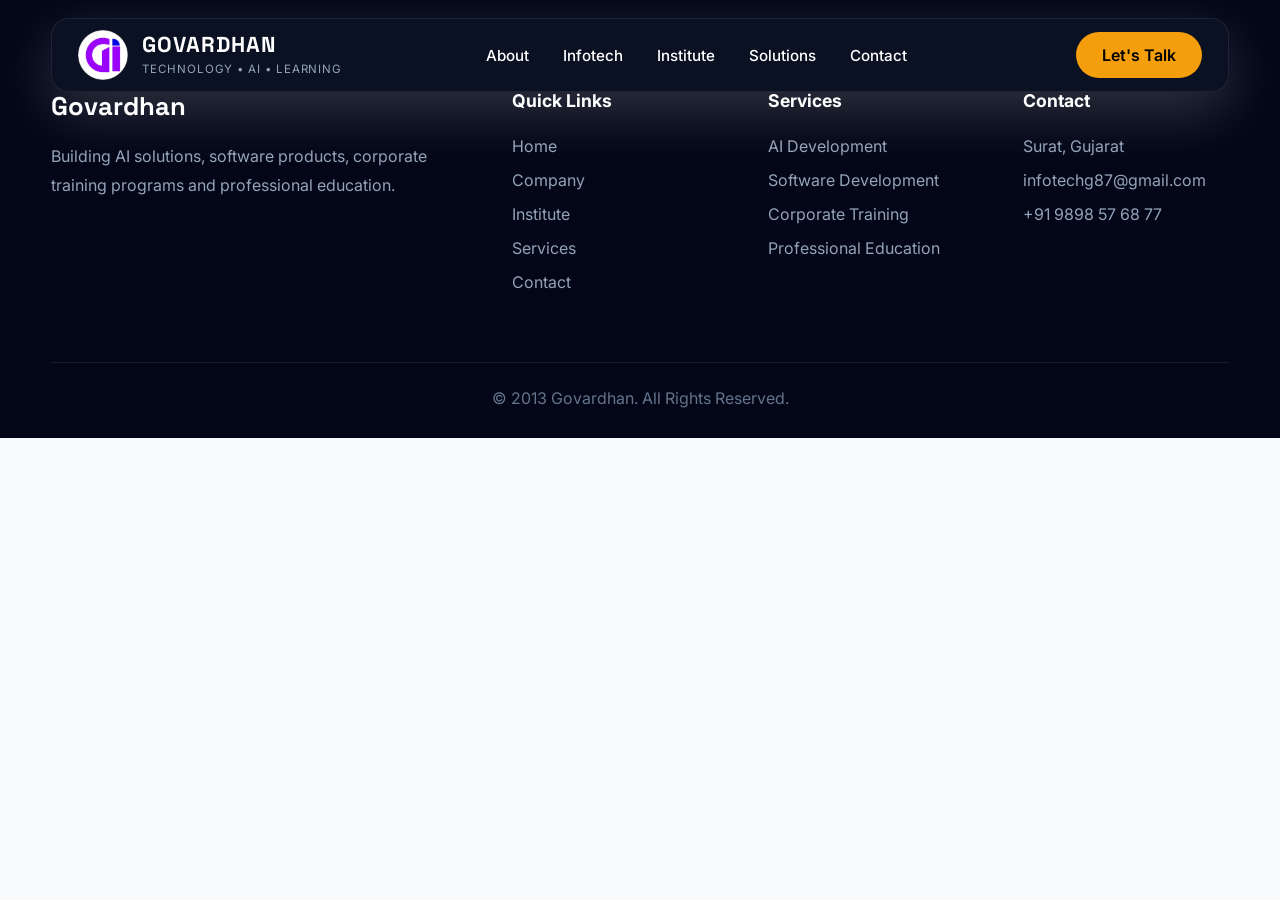
<file: infotech/index.html>
<!DOCTYPE html>
<html lang="en">

<head>
    <meta charset="UTF-8">
    <meta name="viewport" content="width=device-width, initial-scale=1.0">
    <title>Govardhan Infotech</title>
</head>

<body>

    <div class="progress-bar"></div>

    <div id="navbar"></div>

    <!-- PAGE CONTENT -->

    <div id="footer"></div>

    <script src="../js/components.js"></script>
    <script src="../js/router.js"></script>
    <script src="../js/navbar.js"></script>
    <script src="../js/scroll.js"></script>
    <script src="../js/animation.js"></script>
    <script src="../js/main.js"></script>

</body>

</html>
</file>
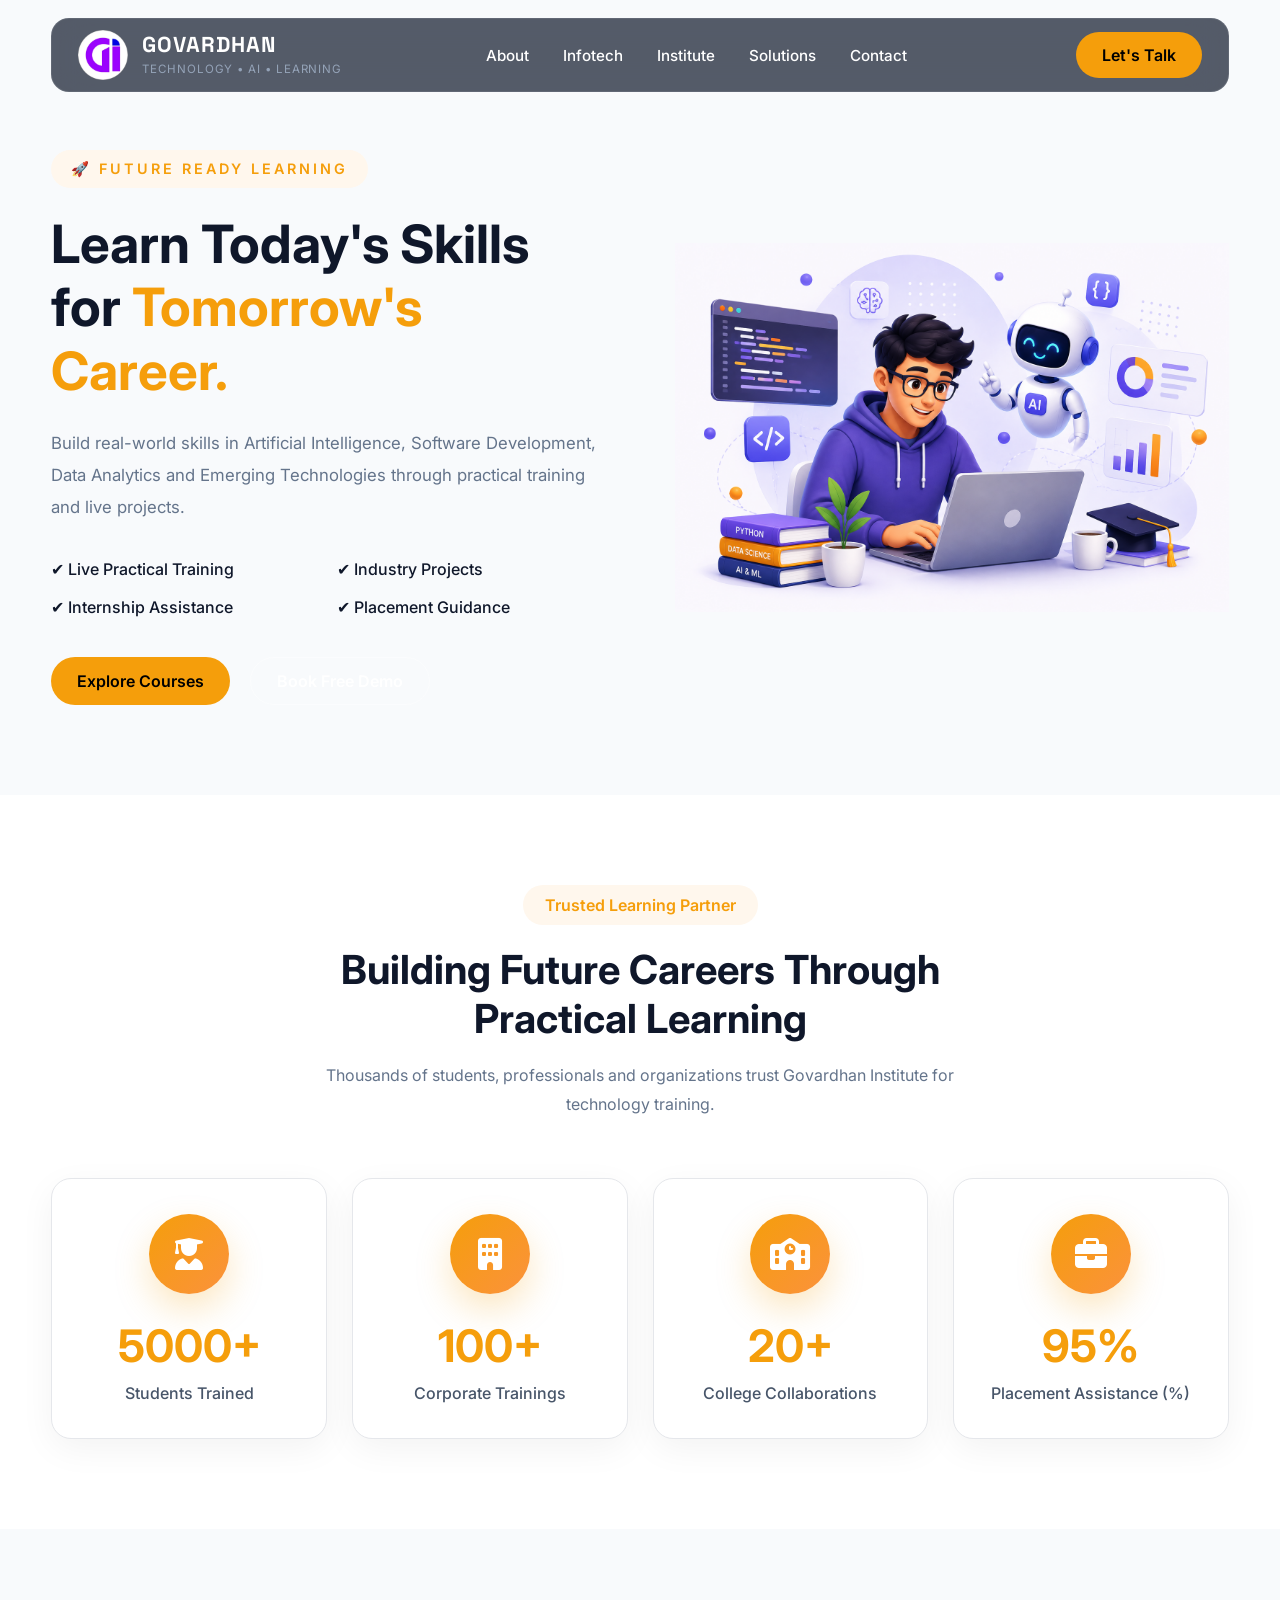
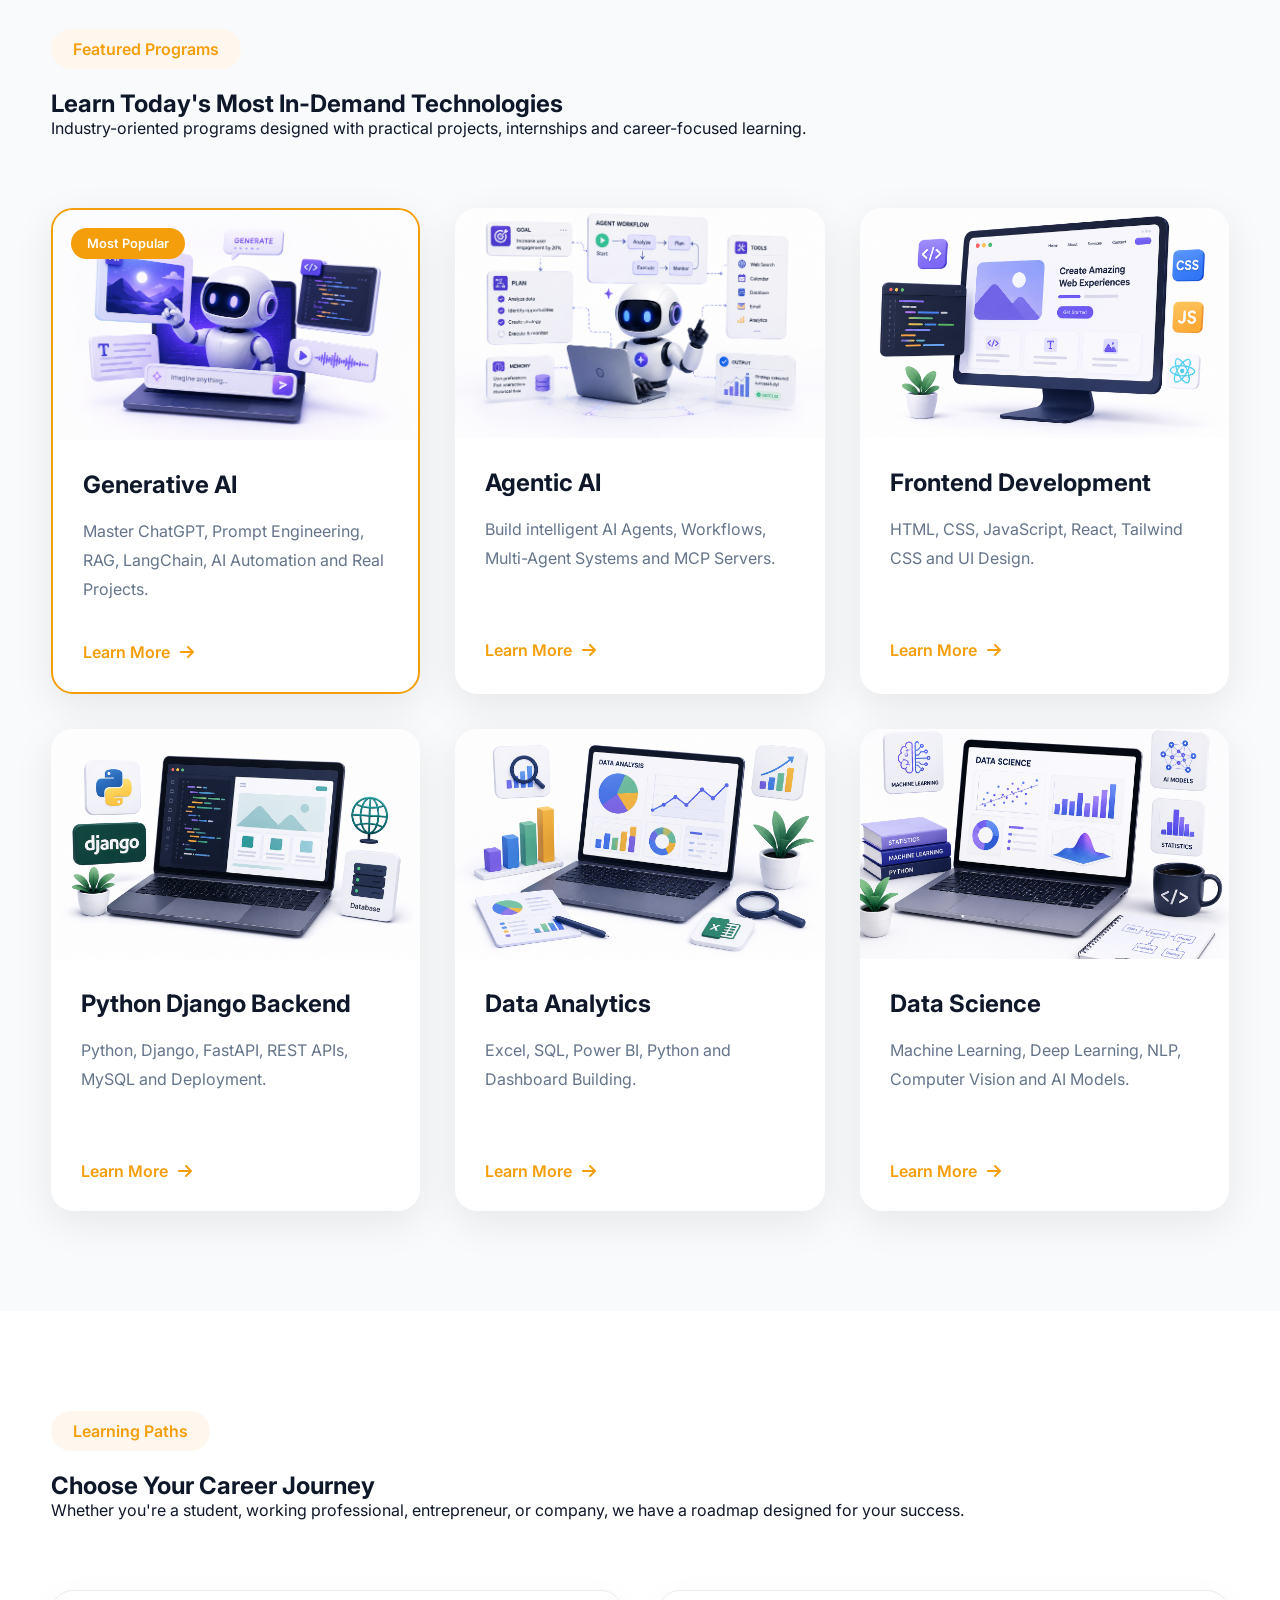
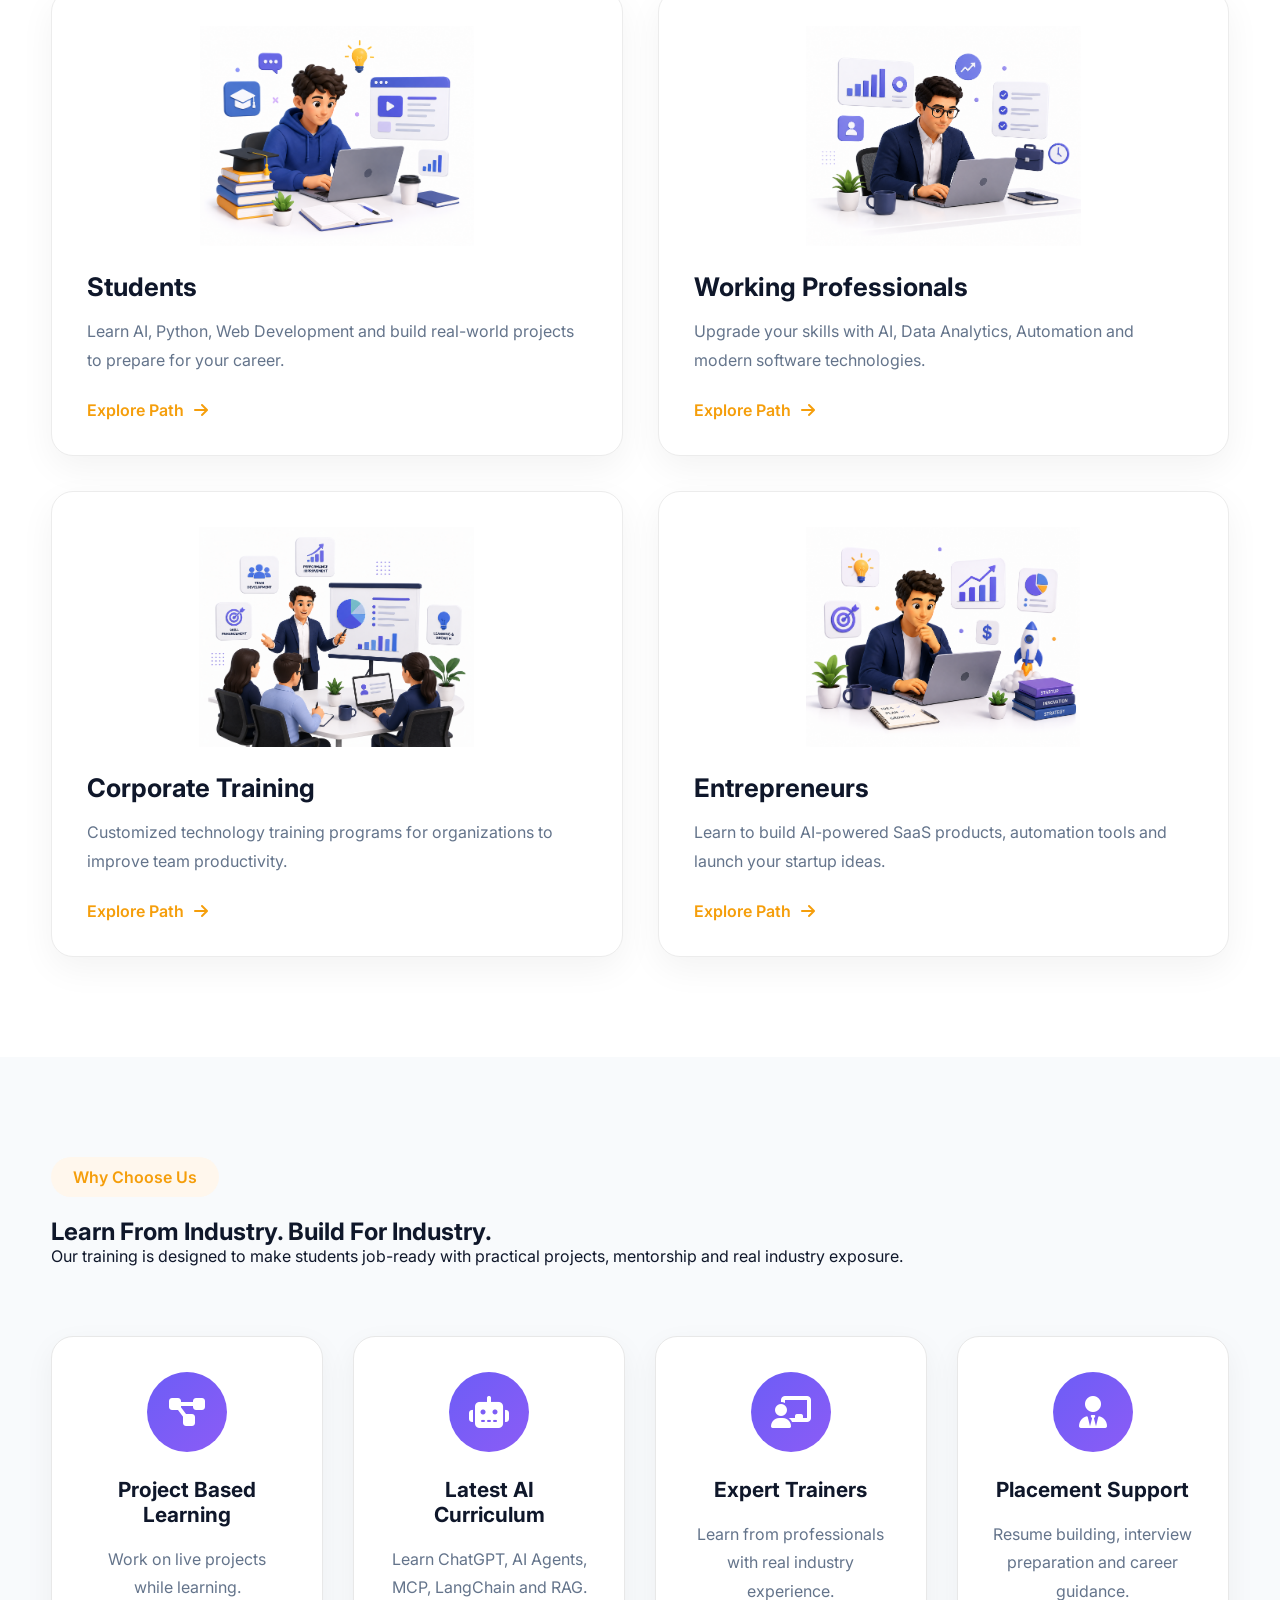
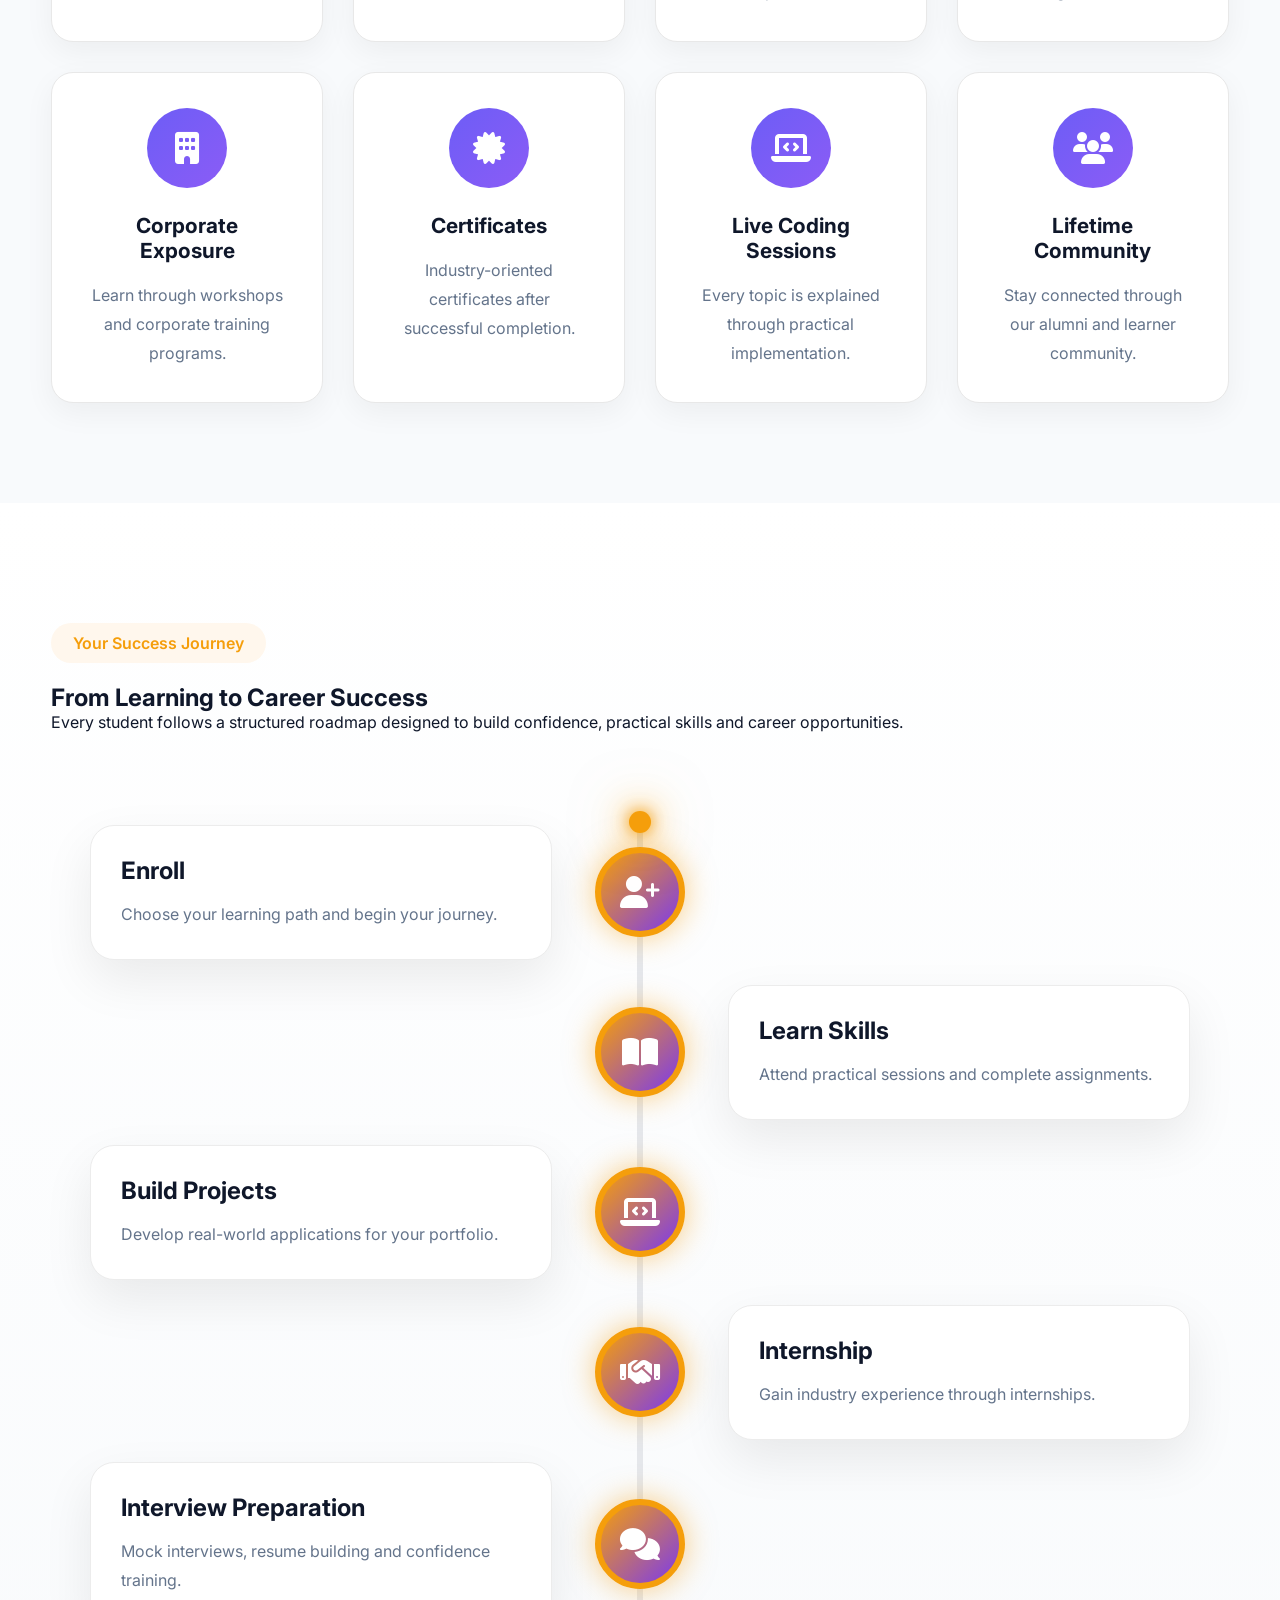
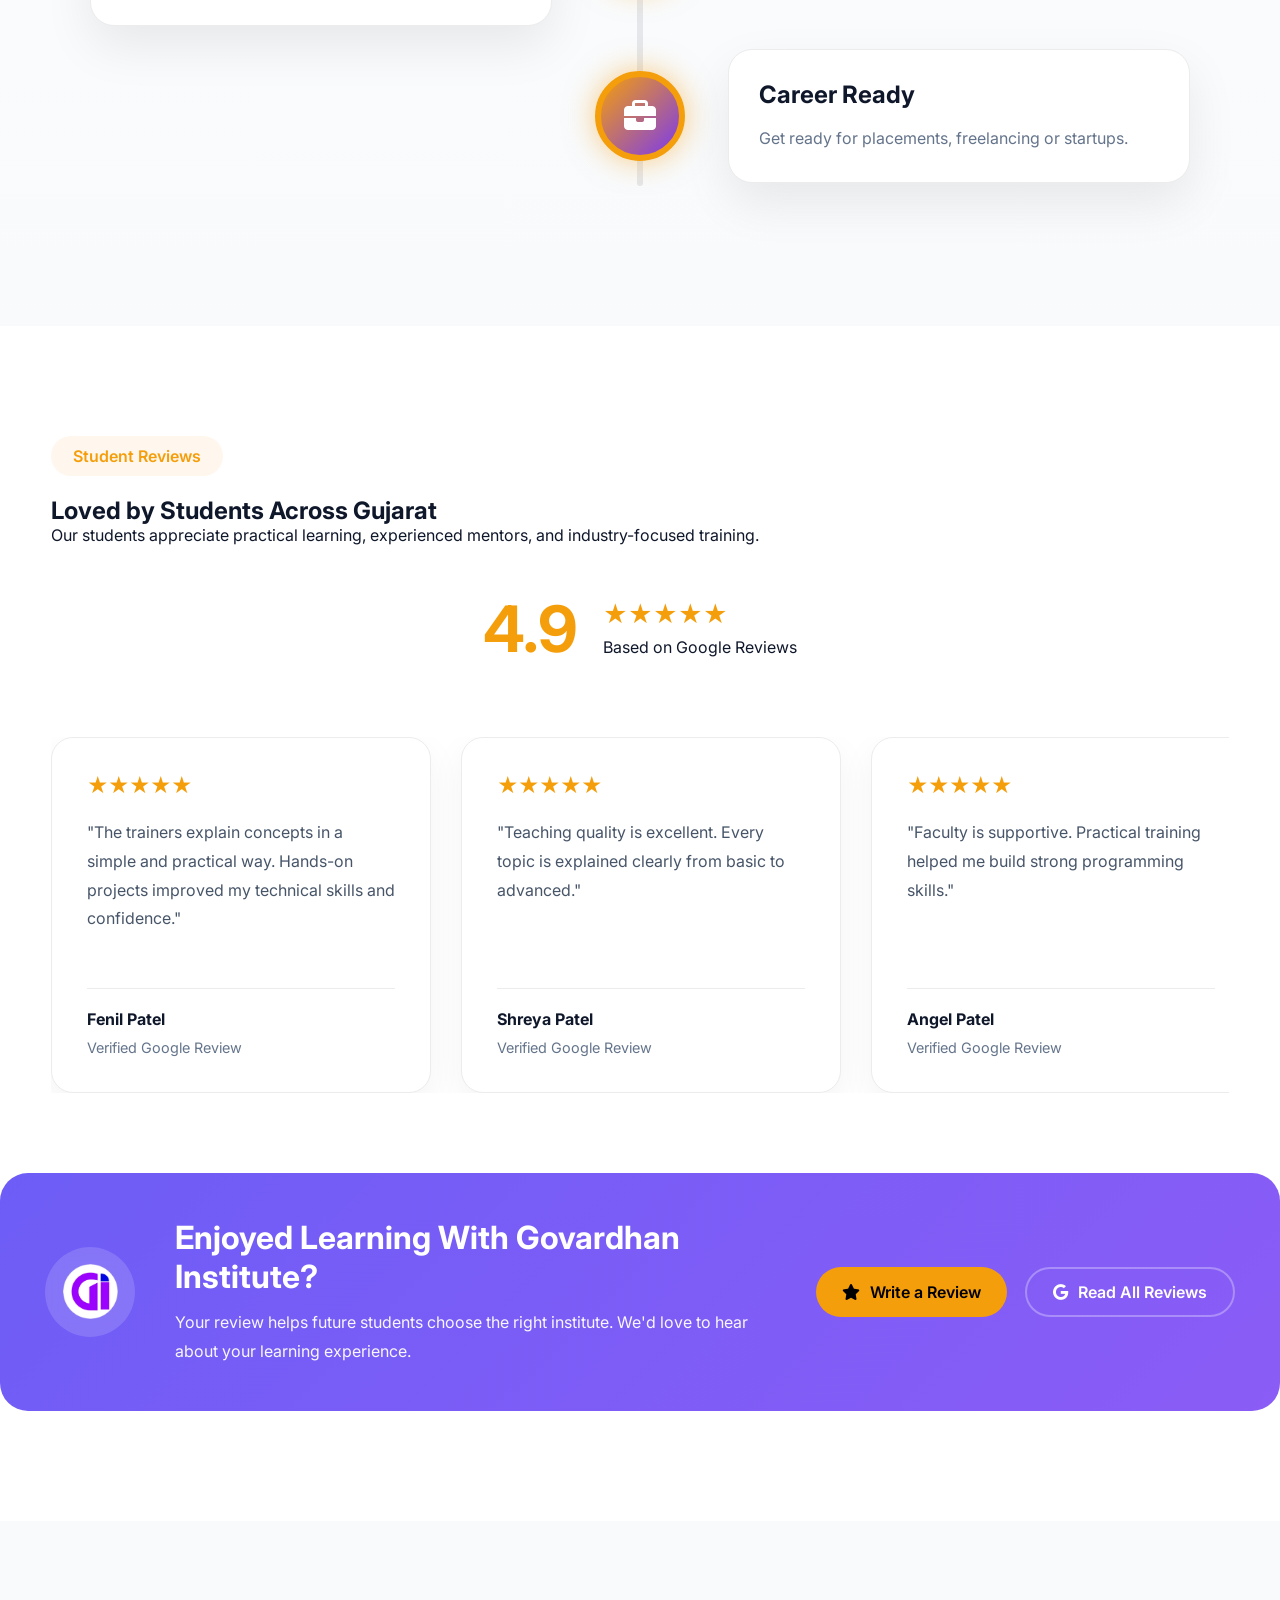
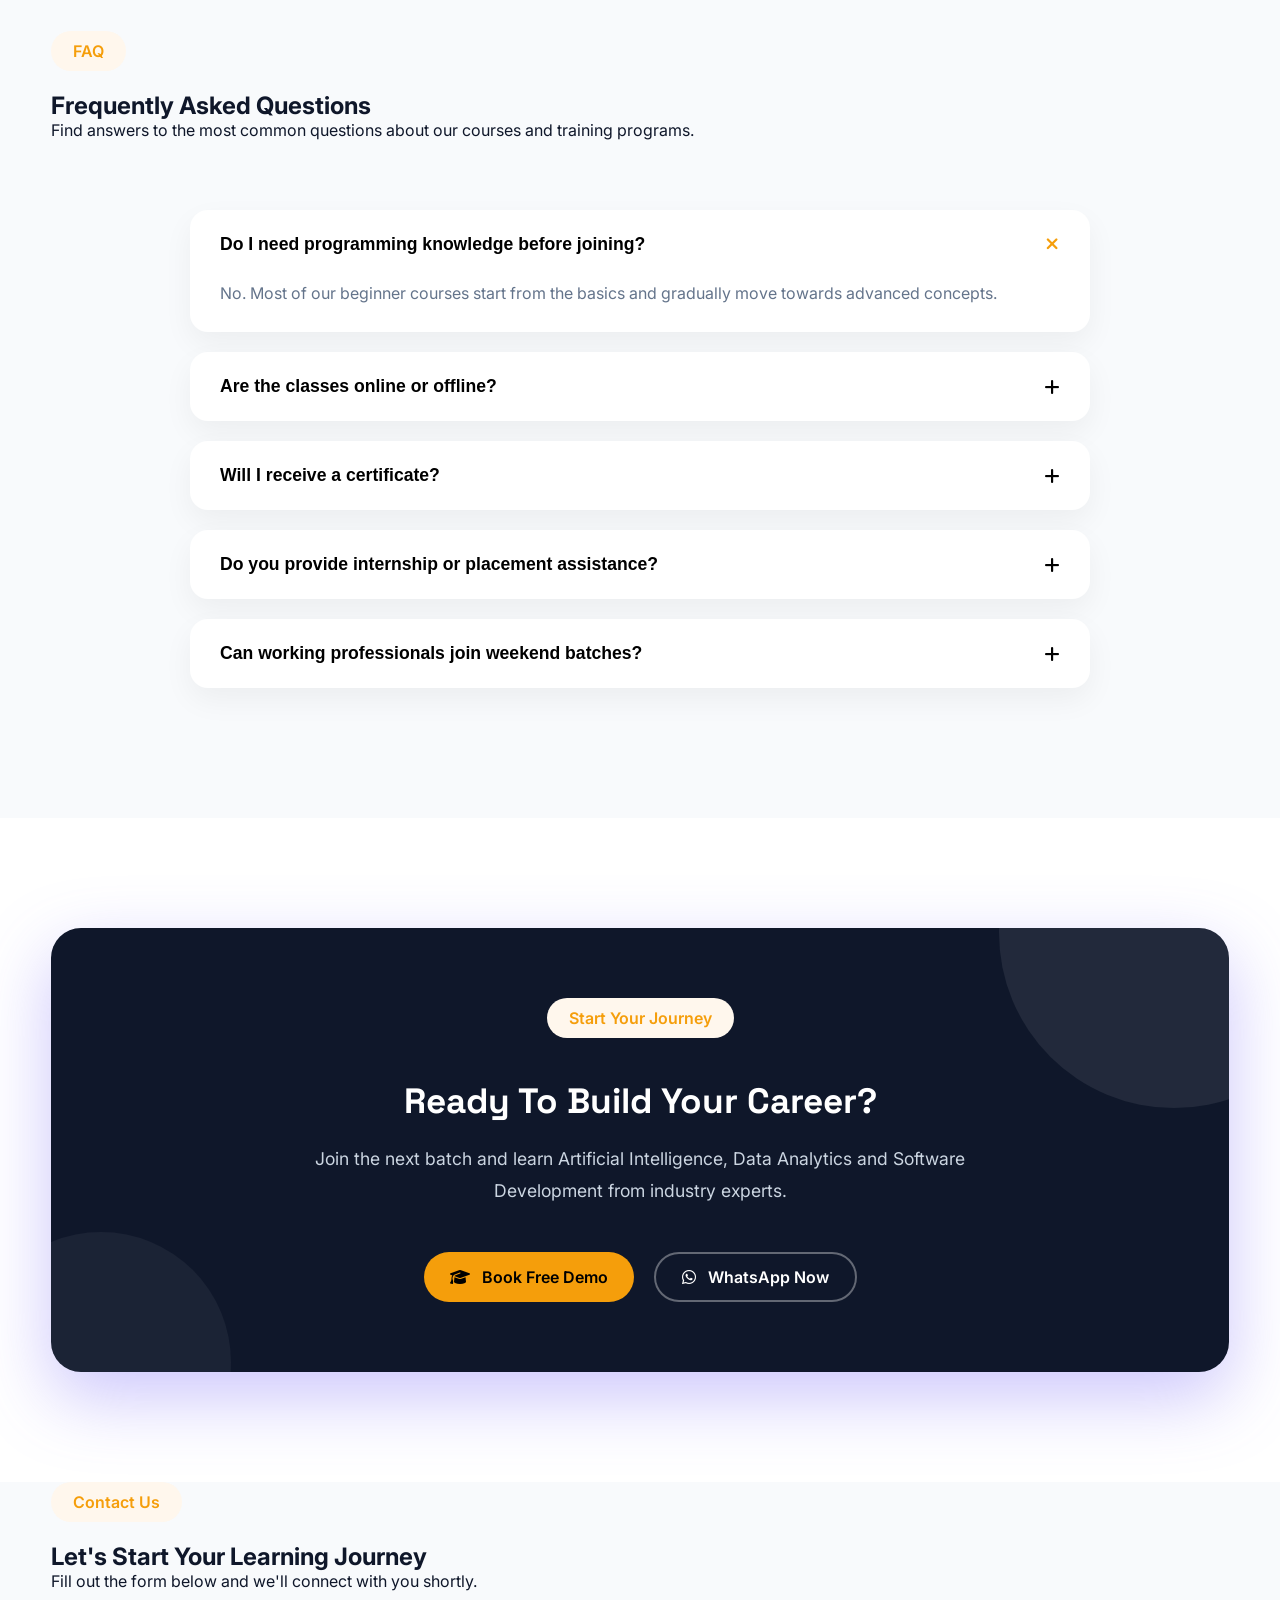
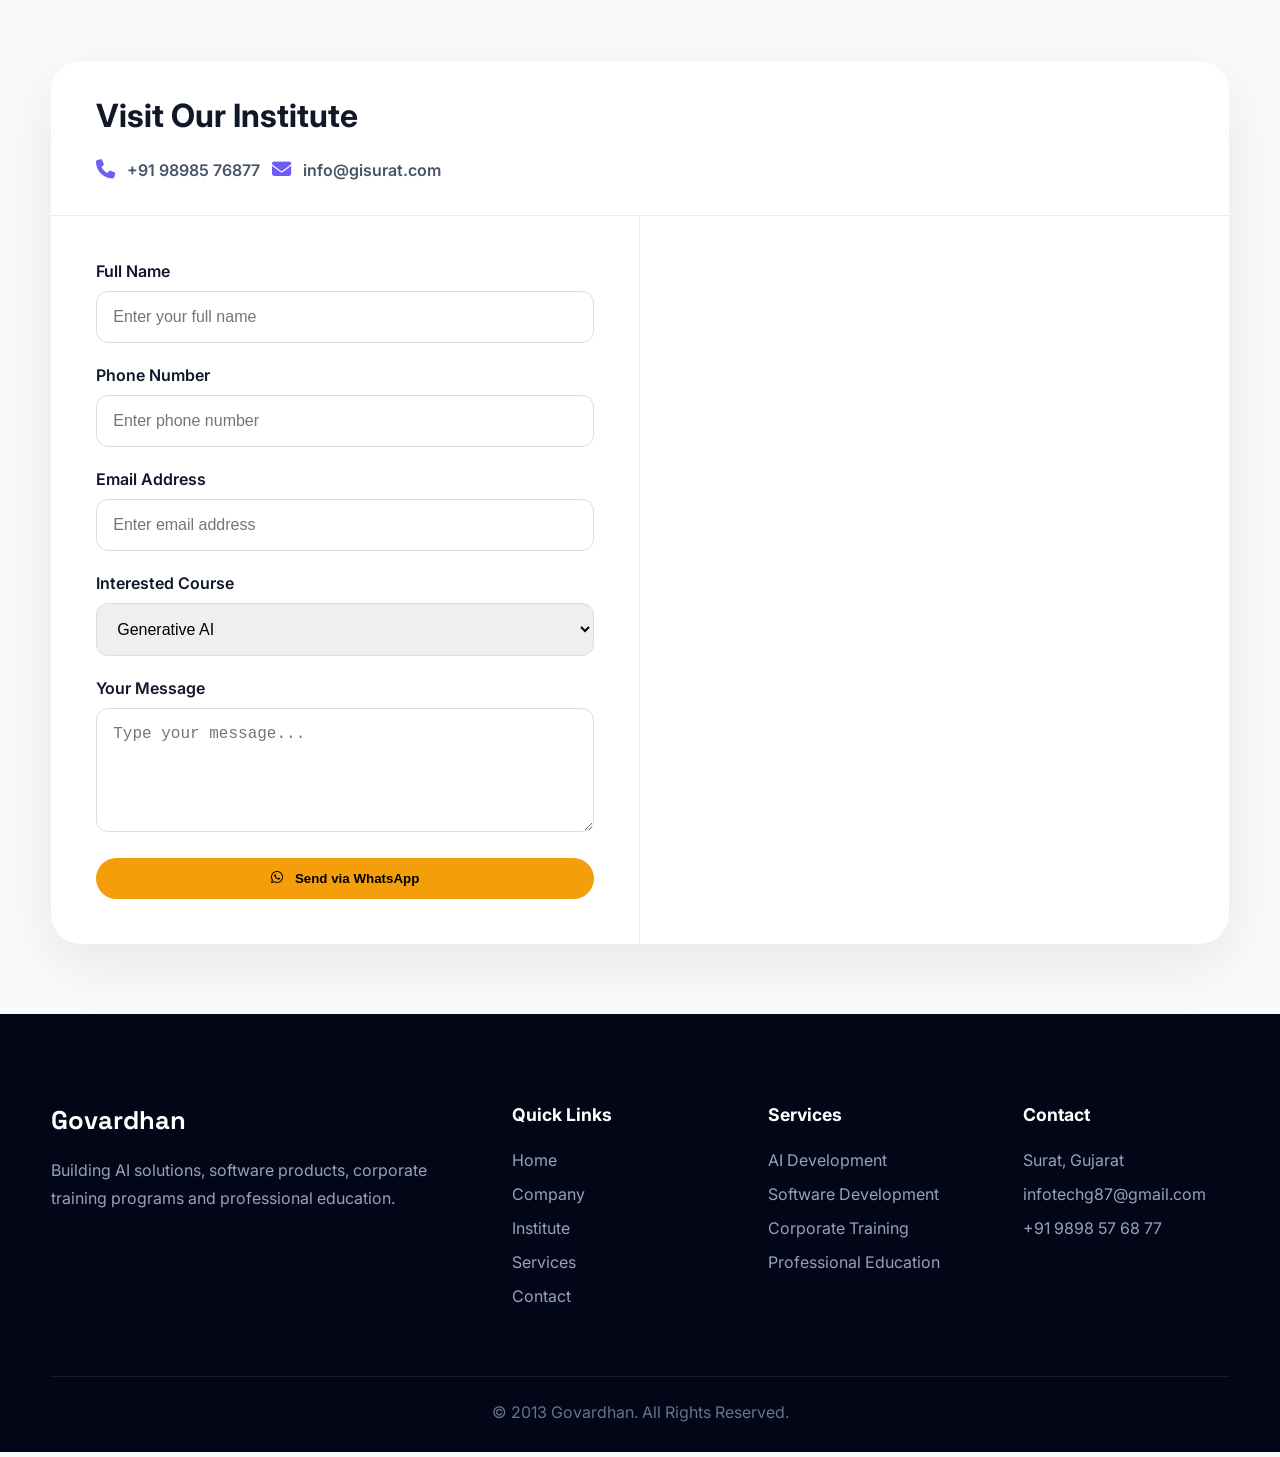
<file: institute/index.html>
<!DOCTYPE html>
<html lang="en">

<head>
    <meta charset="UTF-8">
    <meta name="viewport" content="width=device-width, initial-scale=1.0">
    <title>Govardhan Institute</title>
    <link rel="stylesheet" href="https://cdnjs.cloudflare.com/ajax/libs/font-awesome/6.7.2/css/all.min.css">
    <link rel="stylesheet" href="./css/style.css">
</head>

<body>

    <div class="progress-bar"></div>

    <div id="navbar"></div>

    <!--====================================
    HERO SECTION
=====================================-->

    <section class="institute-hero">

        <div class="container">

            <div class="institute-hero__content">

                <div class="institute-hero__left">

                    <span class="hero-tag">

                        🚀 Future Ready Learning

                    </span>

                    <h1>

                        Learn Today's Skills for
                        <span>Tomorrow's Career.</span>

                    </h1>

                    <p>

                        Build real-world skills in Artificial Intelligence,
                        Software Development, Data Analytics and Emerging
                        Technologies through practical training and live projects.

                    </p>

                    <div class="hero-points">

                        <div>✔ Live Practical Training</div>

                        <div>✔ Industry Projects</div>

                        <div>✔ Internship Assistance</div>

                        <div>✔ Placement Guidance</div>

                    </div>

                    <div class="hero-buttons">

                        <a href="#courses" class="btn btn-primary">

                            Explore Courses

                        </a>

                        <a href="#contact" class="btn btn-secondary">

                            Book Free Demo

                        </a>

                    </div>

                </div>

                <div class="institute-hero__right">

                    <img src="../assets/images/Home_page_img.png" alt="Institute Hero">

                </div>

            </div>

        </div>

    </section>
    <!--====================================
    INSTITUTE STATS
=====================================-->

    <section class="gi-stats">

        <div class="container">

            <div class="gi-stats-header">

                <span class="section-tag">

                    Trusted Learning Partner

                </span>

                <h2>

                    Building Future Careers Through Practical Learning

                </h2>

                <p>

                    Thousands of students, professionals and organizations trust Govardhan Institute for technology
                    training.

                </p>

            </div>

            <div class="gi-stats-grid">

                <div class="gi-stat-card">

                    <div class="gi-stat-icon">

                        <i class="fa-solid fa-user-graduate"></i>

                    </div>
                    <h3 class="counter" data-target="5000">
                        0
                    </h3>
                    <span>Students Trained</span>

                </div>

                <div class="gi-stat-card">

                    <div class="gi-stat-icon">

                        <i class="fa-solid fa-building"></i>

                    </div>
                    <h3 class="counter" data-target="100">
                        0
                    </h3>
                    <span>Corporate Trainings</span>

                </div>

                <div class="gi-stat-card">

                    <div class="gi-stat-icon">

                        <i class="fa-solid fa-school"></i>

                    </div>
                    <h3 class="counter" data-target="20">
                        0
                    </h3>
                    <span>College Collaborations</span>

                </div>

                <div class="gi-stat-card">

                    <div class="gi-stat-icon">

                        <i class="fa-solid fa-briefcase"></i>

                    </div>
                    <h3 class="counter" data-target="95" data-suffix="%">
                        0
                    </h3>
                    <span>Placement Assistance (%)</span>

                </div>

            </div>

        </div>

    </section>

    <!--====================================
    FEATURED COURSES
=====================================-->

    <section class="courses">

        <div class="container">

            <div class="section-header">

                <span class="section-tag">
                    Featured Programs
                </span>

                <h2>
                    Learn Today's Most In-Demand Technologies
                </h2>

                <p>
                    Industry-oriented programs designed with practical projects,
                    internships and career-focused learning.
                </p>

            </div>

            <div class="courses-grid">

                <!-- Course 1 -->

                <div class="course-card featured">

                    <div class="course-image">

                        <img src="../assets/images/genai_web.png" alt="Generative AI">

                        <span class="course-badge">

                            Most Popular

                        </span>

                    </div>

                    <div class="course-content">

                        <h3>Generative AI</h3>

                        <p>

                            Master ChatGPT, Prompt Engineering,
                            RAG, LangChain,
                            AI Automation and Real Projects.

                        </p>

                        <a href="#">

                            Learn More

                            <i class="fa-solid fa-arrow-right"></i>

                        </a>

                    </div>

                </div>

                <!-- Course 2 -->

                <div class="course-card">

                    <div class="course-image">

                        <img src="../assets/images/agenticai_web.png" alt="Agentic AI">

                    </div>

                    <div class="course-content">

                        <h3>Agentic AI</h3>

                        <p>

                            Build intelligent AI Agents,
                            Workflows,
                            Multi-Agent Systems
                            and MCP Servers.

                        </p>

                        <a href="#">

                            Learn More

                            <i class="fa-solid fa-arrow-right"></i>

                        </a>

                    </div>

                </div>

                <!-- Course 3 -->

                <div class="course-card">

                    <div class="course-image">

                        <img src="../assets/images/forentend_web.png" alt="React">

                    </div>

                    <div class="course-content">

                        <h3>Frontend Development</h3>

                        <p>

                            HTML,
                            CSS,
                            JavaScript,
                            React,
                            Tailwind CSS
                            and UI Design.

                        </p>

                        <a href="#">

                            Learn More

                            <i class="fa-solid fa-arrow-right"></i>

                        </a>

                    </div>

                </div>

                <!-- Course 4 -->

                <div class="course-card">

                    <div class="course-image">

                        <img src="../assets/images/django_web.png" alt="Python">

                    </div>

                    <div class="course-content">

                        <h3>Python Django Backend</h3>

                        <p>

                            Python,
                            Django,
                            FastAPI,
                            REST APIs,
                            MySQL and Deployment.

                        </p>

                        <a href="#">

                            Learn More

                            <i class="fa-solid fa-arrow-right"></i>

                        </a>

                    </div>

                </div>

                <!-- Course 5 -->

                <div class="course-card">

                    <div class="course-image">

                        <img src="../assets/images/da_web.png" alt="Data Analytics">

                    </div>

                    <div class="course-content">

                        <h3>Data Analytics</h3>

                        <p>

                            Excel,
                            SQL,
                            Power BI,
                            Python
                            and Dashboard Building.

                        </p>

                        <a href="#">

                            Learn More

                            <i class="fa-solid fa-arrow-right"></i>

                        </a>

                    </div>

                </div>

                <!-- Course 6 -->

                <div class="course-card">

                    <div class="course-image">

                        <img src="../assets/images/ds_web.png" alt="Data Science">

                    </div>

                    <div class="course-content">

                        <h3>Data Science</h3>

                        <p>

                            Machine Learning,
                            Deep Learning,
                            NLP,
                            Computer Vision
                            and AI Models.

                        </p>

                        <a href="#">

                            Learn More

                            <i class="fa-solid fa-arrow-right"></i>

                        </a>

                    </div>

                </div>

            </div>

        </div>

    </section>

    <!--====================================
    LEARNING PATHS
=====================================-->

    <section class="learning-path">

        <div class="container">

            <div class="section-header">

                <span class="section-tag">

                    Learning Paths

                </span>

                <h2>

                    Choose Your Career Journey

                </h2>

                <p>

                    Whether you're a student, working professional, entrepreneur, or company, we have a roadmap designed
                    for your success.

                </p>

            </div>

            <div class="learning-grid">

                <div class="learning-card">

                    <img src="../assets/images/students_web.png" alt="Students">

                    <h3>Students</h3>

                    <p>

                        Learn AI, Python, Web Development and build real-world projects to prepare for your career.

                    </p>

                    <a href="#">Explore Path <i class="fa-solid fa-arrow-right"></i></a>

                </div>

                <div class="learning-card">

                    <img src="../assets/images/WorkingProfessionals_web.png" alt="Professionals">

                    <h3>Working Professionals</h3>

                    <p>

                        Upgrade your skills with AI, Data Analytics, Automation and modern software technologies.

                    </p>

                    <a href="#">Explore Path <i class="fa-solid fa-arrow-right"></i></a>

                </div>

                <div class="learning-card">

                    <img src="../assets/images/CorporateTraining_web.png" alt="Corporate">

                    <h3>Corporate Training</h3>

                    <p>

                        Customized technology training programs for organizations to improve team productivity.

                    </p>

                    <a href="#">Explore Path <i class="fa-solid fa-arrow-right"></i></a>

                </div>

                <div class="learning-card">

                    <img src="../assets/images/Entrepreneurs_web.png" alt="Startup">

                    <h3>Entrepreneurs</h3>

                    <p>

                        Learn to build AI-powered SaaS products, automation tools and launch your startup ideas.

                    </p>

                    <a href="#">Explore Path <i class="fa-solid fa-arrow-right"></i></a>

                </div>

            </div>

        </div>

    </section>

    <!--====================================
    WHY CHOOSE US
=====================================-->

    <section class="why-us">

        <div class="container">

            <div class="section-header">

                <span class="section-tag">

                    Why Choose Us

                </span>

                <h2>

                    Learn From Industry.
                    Build For Industry.

                </h2>

                <p>

                    Our training is designed to make students job-ready with practical
                    projects, mentorship and real industry exposure.

                </p>

            </div>

            <div class="why-grid">

                <div class="why-card">

                    <i class="fa-solid fa-diagram-project"></i>

                    <h3>Project Based Learning</h3>

                    <p>

                        Work on live projects while learning.

                    </p>

                </div>

                <div class="why-card">

                    <i class="fa-solid fa-robot"></i>

                    <h3>Latest AI Curriculum</h3>

                    <p>

                        Learn ChatGPT, AI Agents,
                        MCP, LangChain and RAG.

                    </p>

                </div>

                <div class="why-card">

                    <i class="fa-solid fa-chalkboard-user"></i>

                    <h3>Expert Trainers</h3>

                    <p>

                        Learn from professionals with real industry experience.

                    </p>

                </div>

                <div class="why-card">

                    <i class="fa-solid fa-user-tie"></i>

                    <h3>Placement Support</h3>

                    <p>

                        Resume building,
                        interview preparation
                        and career guidance.

                    </p>

                </div>

                <div class="why-card">

                    <i class="fa-solid fa-building"></i>

                    <h3>Corporate Exposure</h3>

                    <p>

                        Learn through workshops
                        and corporate training programs.

                    </p>

                </div>

                <div class="why-card">

                    <i class="fa-solid fa-certificate"></i>

                    <h3>Certificates</h3>

                    <p>

                        Industry-oriented certificates
                        after successful completion.

                    </p>

                </div>

                <div class="why-card">

                    <i class="fa-solid fa-laptop-code"></i>

                    <h3>Live Coding Sessions</h3>

                    <p>

                        Every topic is explained through practical implementation.

                    </p>

                </div>

                <div class="why-card">

                    <i class="fa-solid fa-users"></i>

                    <h3>Lifetime Community</h3>

                    <p>

                        Stay connected through our alumni and learner community.

                    </p>

                </div>

            </div>

        </div>

    </section>

    <!--====================================
    CAREER ROADMAP
=====================================-->

    <section class="career-roadmap" id="career-roadmap">

        <div class="container">

            <div class="section-header">

                <span class="section-tag">

                    Your Success Journey

                </span>

                <h2>

                    From Learning to Career Success

                </h2>

                <p>

                    Every student follows a structured roadmap designed to build
                    confidence, practical skills and career opportunities.

                </p>

            </div>

            <div class="roadmap">

                <div class="roadmap-line"></div>


                <div class="roadmap-step left">

                    <div class="roadmap-icon">

                        <i class="fa-solid fa-user-plus"></i>

                    </div>

                    <div class="roadmap-card">

                        <h3>Enroll</h3>

                        <p>

                            Choose your learning path and begin your journey.

                        </p>

                    </div>

                </div>


                <div class="roadmap-step right">

                    <div class="roadmap-icon">

                        <i class="fa-solid fa-book-open"></i>

                    </div>

                    <div class="roadmap-card">

                        <h3>Learn Skills</h3>

                        <p>

                            Attend practical sessions and complete assignments.

                        </p>

                    </div>

                </div>


                <div class="roadmap-step left">

                    <div class="roadmap-icon">

                        <i class="fa-solid fa-laptop-code"></i>

                    </div>

                    <div class="roadmap-card">

                        <h3>Build Projects</h3>

                        <p>

                            Develop real-world applications for your portfolio.

                        </p>

                    </div>

                </div>


                <div class="roadmap-step right">

                    <div class="roadmap-icon">

                        <i class="fa-solid fa-handshake"></i>

                    </div>

                    <div class="roadmap-card">

                        <h3>Internship</h3>

                        <p>

                            Gain industry experience through internships.

                        </p>

                    </div>

                </div>


                <div class="roadmap-step left">

                    <div class="roadmap-icon">

                        <i class="fa-solid fa-comments"></i>

                    </div>

                    <div class="roadmap-card">

                        <h3>Interview Preparation</h3>

                        <p>

                            Mock interviews, resume building and confidence training.

                        </p>

                    </div>

                </div>

                <!-- Step 6 -->

                <div class="roadmap-step right">

                    <div class="roadmap-icon">

                        <i class="fa-solid fa-briefcase"></i>

                    </div>

                    <div class="roadmap-card">

                        <h3>Career Ready</h3>

                        <p>

                            Get ready for placements, freelancing or startups.

                        </p>

                    </div>

                </div>

            </div>

        </div>

    </section>

    <!--====================================
    STUDENT REVIEWS
=====================================-->

    <section class="reviews">

        <div class="container">

            <div class="section-header">

                <span class="section-tag">

                    Student Reviews

                </span>

                <h2>

                    Loved by Students Across Gujarat

                </h2>

                <p>

                    Our students appreciate practical learning, experienced mentors,
                    and industry-focused training.

                </p>

            </div>

            <div class="google-rating">

                <div class="rating-number">

                    4.9

                </div>

                <div>

                    <div class="rating-stars">

                        ★★★★★

                    </div>

                    <span>

                        Based on Google Reviews

                    </span>

                </div>

            </div>

            <div class="reviews-slider">

                <div class="reviews-track">

                    <!-- Review -->

                    <div class="review-card">

                        <div class="review-stars">

                            ★★★★★

                        </div>

                        <p>

                            "The trainers explain concepts in a simple and practical way.
                            Hands-on projects improved my technical skills and confidence."

                        </p>

                        <div class="review-footer">

                            <h4>Fenil Patel</h4>

                            <span>Verified Google Review</span>

                        </div>

                    </div>

                    <!-- Review -->

                    <div class="review-card">

                        <div class="review-stars">

                            ★★★★★

                        </div>

                        <p>

                            "Teaching quality is excellent.
                            Every topic is explained clearly from basic to advanced."

                        </p>

                        <div class="review-footer">

                            <h4>Shreya Patel</h4>

                            <span>Verified Google Review</span>

                        </div>

                    </div>

                    <!-- Review -->

                    <div class="review-card">

                        <div class="review-stars">

                            ★★★★★

                        </div>

                        <p>

                            "Faculty is supportive.
                            Practical training helped me build strong programming skills."

                        </p>

                        <div class="review-footer">

                            <h4>Angel Patel</h4>

                            <span>Verified Google Review</span>

                        </div>

                    </div>

                    <!-- Review -->

                    <div class="review-card">

                        <div class="review-stars">

                            ★★★★★

                        </div>

                        <p>

                            "Study material is well structured.
                            The regular tasks improved my logic and confidence."

                        </p>

                        <div class="review-footer">

                            <h4>Aryan Patel</h4>

                            <span>Verified Google Review</span>

                        </div>

                    </div>

                    <!-- Review -->

                    <div class="review-card">

                        <div class="review-stars">

                            ★★★★★

                        </div>

                        <p>

                            "React training was practical and beginner-friendly.
                            Excellent learning experience."

                        </p>

                        <div class="review-footer">

                            <h4>Kevin Patel</h4>

                            <span>Verified Google Review</span>

                        </div>

                    </div>

                    <!-- Review -->

                    <div class="review-card">

                        <div class="review-stars">

                            ★★★★★

                        </div>

                        <p>

                            "Learning React was enjoyable.
                            Practical projects helped me gain confidence."

                        </p>

                        <div class="review-footer">

                            <h4>Yash Patel</h4>

                            <span>Verified Google Review</span>

                        </div>

                    </div>

                </div>

            </div>

        </div>


        <!--====================================
    REVIEW CTA
=====================================-->

        <div class="review-cta">

            <div class="review-cta-content">

                <div class="review-cta-icon">

                    <img src="../assets/logos/GiLogo.png" alt="Govardhan Institute" class="review-logo">
                </div>

                <div class="review-cta-text">

                    <h3>

                        Enjoyed Learning With Govardhan Institute?

                    </h3>

                    <p>

                        Your review helps future students choose the right institute.
                        We'd love to hear about your learning experience.

                    </p>

                </div>

                <div class="review-cta-buttons">

                    <a href="https://tinyurl.com/44jsydmp" target="_blank" class="btn btn-primary">

                        <i class="fa-solid fa-star"></i>

                        Write a Review

                    </a>

                    <a href="https://tinyurl.com/44jsydmp" target="_blank" class="btn btn-outline">

                        <i class="fa-brands fa-google"></i>

                        Read All Reviews

                    </a>

                </div>

            </div>

        </div>

    </section>


    <!--====================================
    FAQ
=====================================-->

    <section class="faq">

        <div class="container">

            <div class="section-header">

                <span class="section-tag">

                    FAQ

                </span>

                <h2>

                    Frequently Asked Questions

                </h2>

                <p>

                    Find answers to the most common questions about our courses and training programs.

                </p>

            </div>

            <div class="faq-container">

                <div class="faq-item active">

                    <button class="faq-question">

                        Do I need programming knowledge before joining?

                        <i class="fa-solid fa-plus"></i>

                    </button>

                    <div class="faq-answer">

                        <p>

                            No. Most of our beginner courses start from the basics and gradually move towards advanced
                            concepts.

                        </p>

                    </div>

                </div>

                <div class="faq-item">

                    <button class="faq-question">

                        Are the classes online or offline?

                        <i class="fa-solid fa-plus"></i>

                    </button>

                    <div class="faq-answer">

                        <p>

                            We offer classroom, online and hybrid batches depending on the course.

                        </p>

                    </div>

                </div>

                <div class="faq-item">

                    <button class="faq-question">

                        Will I receive a certificate?

                        <i class="fa-solid fa-plus"></i>

                    </button>

                    <div class="faq-answer">

                        <p>

                            Yes. Every student receives a course completion certificate after successfully completing
                            the program.

                        </p>

                    </div>

                </div>

                <div class="faq-item">

                    <button class="faq-question">

                        Do you provide internship or placement assistance?

                        <i class="fa-solid fa-plus"></i>

                    </button>

                    <div class="faq-answer">

                        <p>

                            Yes. Eligible students receive career guidance, resume reviews, mock interviews and
                            placement assistance.

                        </p>

                    </div>

                </div>

                <div class="faq-item">

                    <button class="faq-question">

                        Can working professionals join weekend batches?

                        <i class="fa-solid fa-plus"></i>

                    </button>

                    <div class="faq-answer">

                        <p>

                            Yes. Weekend and flexible batches are available for working professionals.

                        </p>

                    </div>

                </div>

            </div>

        </div>

    </section>

    <!--====================================
    CALL TO ACTION
=====================================-->

    <section class="cta">

        <div class="container">

            <div class="cta-box">

                <span class="section-tag">

                    Start Your Journey

                </span>

                <h2>

                    Ready To Build Your Career?

                </h2>

                <p>

                    Join the next batch and learn Artificial Intelligence,
                    Data Analytics and Software Development from industry experts.

                </p>

                <div class="cta-buttons">

                    <a href="#contact" class="btn btn-primary">

                        <i class="fa-solid fa-graduation-cap"></i>

                        Book Free Demo

                    </a>

                    <a href="https://wa.me/919898576877" target="_blank" class="btn btn-outline-dark">

                        <i class="fa-brands fa-whatsapp"></i>

                        WhatsApp Now

                    </a>

                </div>

            </div>

        </div>

    </section>

    <!--====================================
    CONTACT
=====================================-->

    <section class="contact" id="contact">

        <div class="container">

            <div class="section-header">

                <span class="section-tag">

                    Contact Us

                </span>

                <h2>

                    Let's Start Your Learning Journey

                </h2>

                <p>

                    Fill out the form below and we'll connect with you shortly.

                </p>

            </div>

            <div class="contact-card">

                <!-- Top Bar -->

                <div class="contact-top">

                    <h3>

                        Visit Our Institute

                    </h3>

                    <div class="contact-short-info">

                        <div>

                            <i class="fa-solid fa-phone"></i>

                            +91 98985 76877
                            <br>
                            <i class="fa-solid fa-envelope"></i>

                            info@gisurat.com
                        </div>

                        <div>


                        </div>
                        <!-- 
                        <div>

                            <i class="fa-solid fa-globe"></i>

                            www.gisurat.com

                        </div> -->

                    </div>

                </div>

                <!-- Bottom -->

                <div class="contact-wrapper">

                    <!-- Form -->

                    <div class="contact-form-card">

                        <!-- Keep your existing form here -->
                        <form id="whatsappForm">

                            <div class="form-group">

                                <label>Full Name</label>

                                <input type="text" id="name" placeholder="Enter your full name" required>

                            </div>

                            <div class="form-group">

                                <label>Phone Number</label>

                                <input type="tel" id="phone" placeholder="Enter phone number" required>

                            </div>

                            <div class="form-group">

                                <label>Email Address</label>

                                <input type="email" id="email" placeholder="Enter email address">

                            </div>

                            <div class="form-group">

                                <label>Interested Course</label>

                                <select id="course">

                                    <option>Generative AI</option>

                                    <option>Agentic AI</option>

                                    <option>React Development</option>

                                    <option>Python Django</option>

                                    <option>Data Analytics</option>

                                    <option>Data Science</option>

                                </select>

                            </div>

                            <div class="form-group">

                                <label>Your Message</label>

                                <textarea id="message" rows="5" placeholder="Type your message..."></textarea>

                            </div>

                            <button type="submit" class="btn btn-primary contact-btn">

                                <i class="fa-brands fa-whatsapp"></i>

                                Send via WhatsApp

                            </button>

                        </form>


                    </div>

                    <!-- Map -->

                    <div class="contact-map">

                        <iframe
                            src="https://www.google.com/maps/embed?pb=!1m18!1m12!1m3!1d3721.231360431058!2d72.80211227530418!3d21.14318908053485!2m3!1f0!2f0!3f0!3m2!1i1024!2i768!4f13.1!3m3!1m2!1s0x3be05151d65638b9%3A0x1d1013cadd4bef24!2sGovardhan%20Institute!5e0!3m2!1sen!2sin!4v1785592285035!5m2!1sen!2sin"
                            loading="lazy" allowfullscreen>

                        </iframe>

                    </div>

                </div>

            </div>

        </div>

    </section>

    <div id="footer"></div>

    <script src="../js/components.js"></script>
    <script src="../js/router.js"></script>
    <script src="../js/navbar.js"></script>
    <script src="../js/scroll.js"></script>
    <script src="../js/animation.js"></script>
    <script src="../js/counter.js"></script>
    <script src="../js/roadmap.js"></script>
    <script src="../js/faq.js"></script>
    <script src="../js/contact.js"></script>
    <script src="../js/main.js"></script>

</body>

</html>
</file>
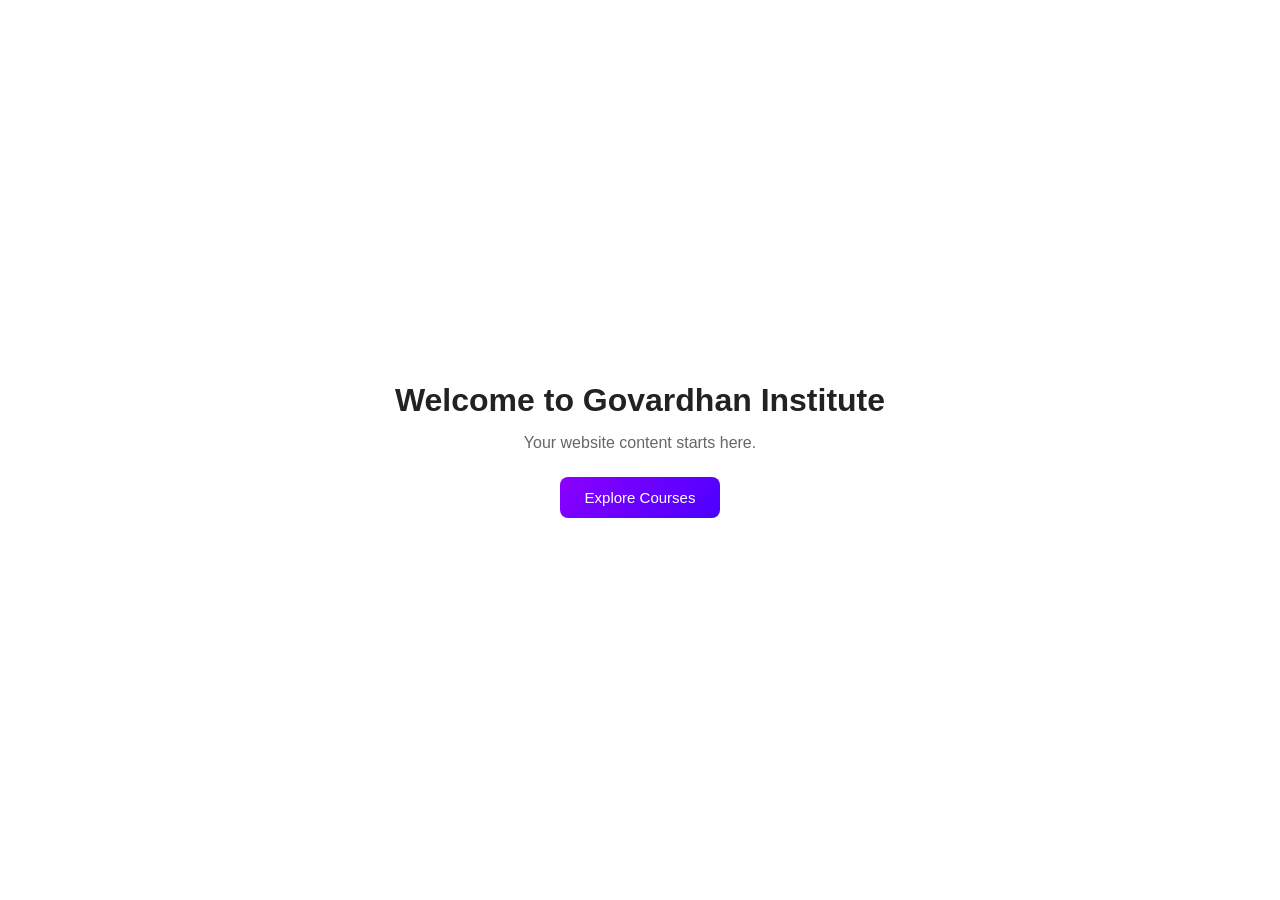
<file: logo loader/index.html>
<!DOCTYPE html>
<html lang="en">

<head>
    <meta charset="UTF-8">
    <meta name="viewport" content="width=device-width, initial-scale=1.0">

    <title>Govardhan Institute - Loading Animation</title>

    <link rel="stylesheet" href="style.css">
</head>

<body>

    <!-- =========================
         LOADING SCREEN
    ========================== -->

    <div id="loader">

        <div class="loader-content">

            <!-- Animated Ring -->
            <div class="logo-wrapper">

                <div class="loading-ring"></div>

                <img src="logo.png" alt="Govardhan Institute" class="loader-logo">

            </div>

            <!-- Loading Text -->
            <div class="loading-text">
                <span>Loading</span>
                <span class="dots"></span>
            </div>

        </div>

    </div>


    <!-- =========================
         WEBSITE CONTENT
    ========================== -->

    <main id="website">

        <h1>Welcome to Govardhan Institute</h1>

        <p>
            Your website content starts here.
        </p>

        <button>
            Explore Courses
        </button>

    </main>


    <script src="script.js"></script>

</body>

</html>
</file>
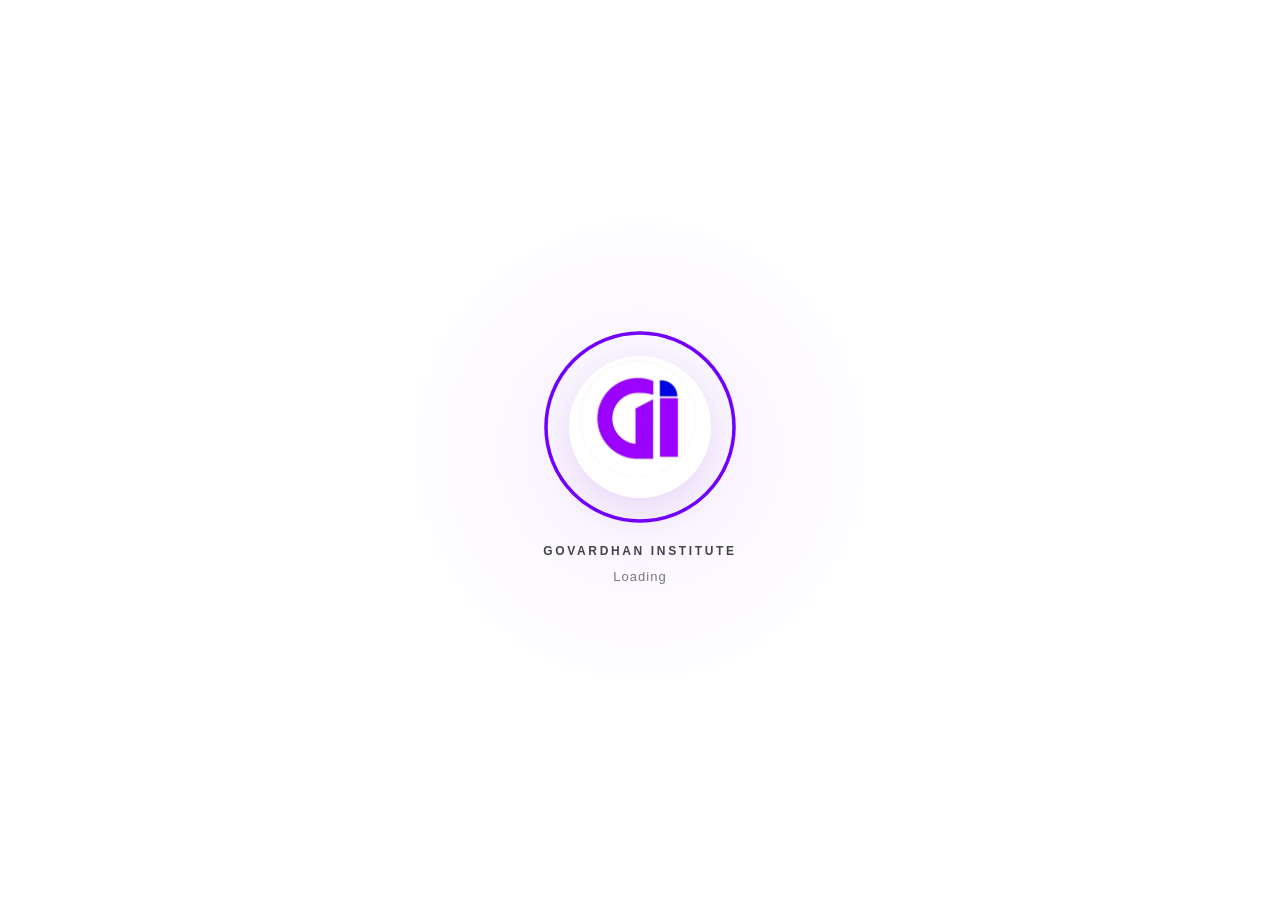
<file: logo loader/download file loader/index.html>
<!DOCTYPE html>
<html lang="en">
<head>
<meta charset="UTF-8">
<meta name="viewport" content="width=device-width, initial-scale=1.0">
<title>Govardhan Institute — Logo Loader Demo</title>
<link rel="stylesheet" href="style.css">
</head>
<body>

<div id="loader" aria-label="Loading">
  <div class="loader-scene">
    <div class="logo-aura"></div>

    <div class="logo-stage">
      <svg class="orbit" viewBox="0 0 220 220" aria-hidden="true">
        <circle class="orbit-track" cx="110" cy="110" r="94"></circle>
        <circle class="orbit-progress" cx="110" cy="110" r="94"></circle>
      </svg>

      <div class="logo-reveal">
        <img src="logo.png" alt="Govardhan Institute logo">
      </div>
    </div>

    <div class="brand-name">GOVARDHAN INSTITUTE</div>
    <div class="loading-label">Loading<span class="loading-dots"></span></div>
  </div>
</div>

<main class="page">
  <h1>Govardhan Institute</h1>
  <p>Dummy homepage — the loader disappears when the page is ready.</p>
  <button>Explore Courses</button>
</main>

<script src="script.js"></script>
</body>
</html>
</file>
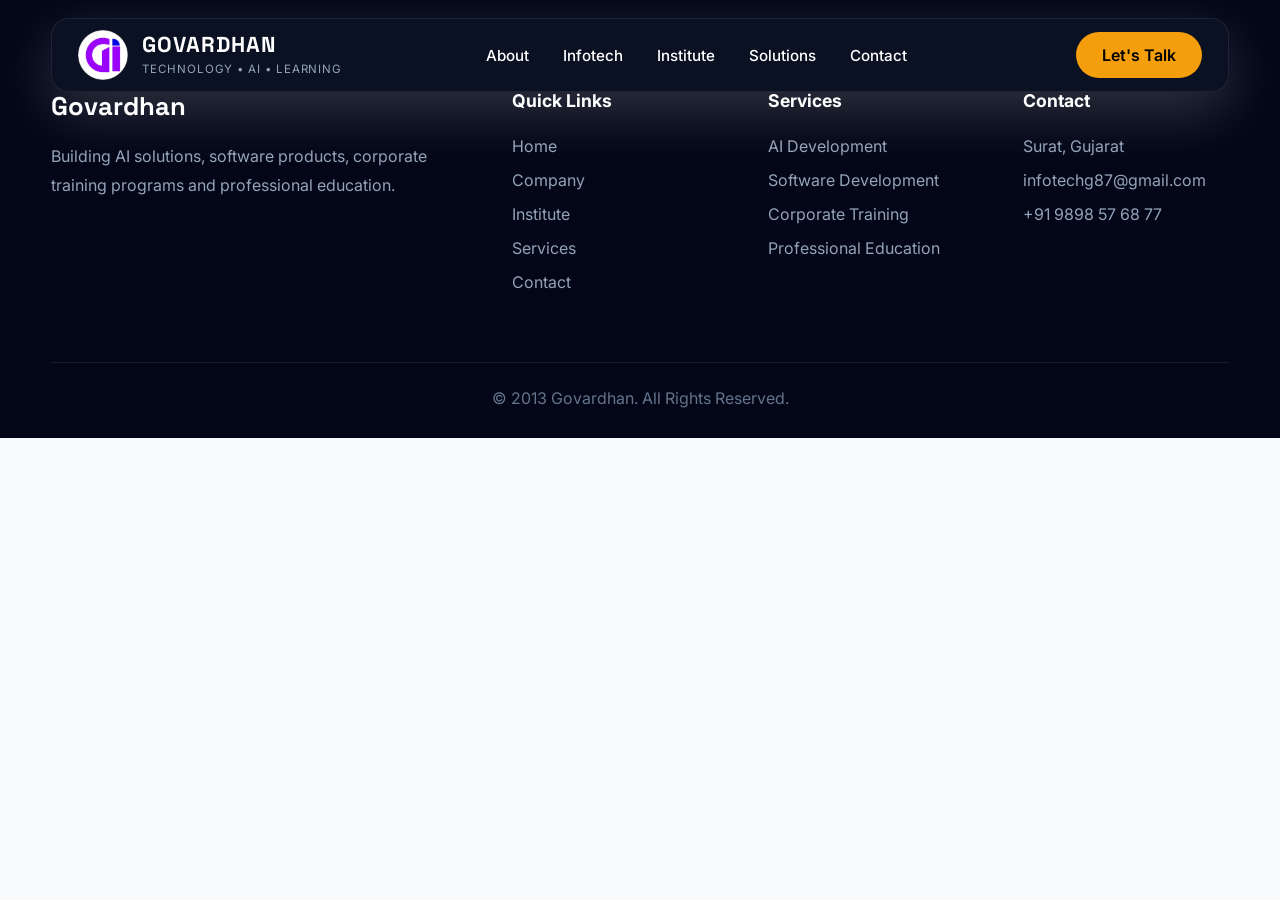
<file: subpage-template.html>
<!DOCTYPE html>

<html lang="en">

<head>

    <meta charset="UTF-8">

    <meta name="viewport" content="width=device-width, initial-scale=1.0">

    <title>Govardhan</title>

    <link rel="stylesheet" href="../css/variables.css">

    <link rel="stylesheet" href="../css/reset.css">

    <link rel="stylesheet" href="../css/style.css">

    <link rel="stylesheet" href="../css/responsive.css">

</head>

<body>

    <div class="progress-bar"></div>

    <div id="navbar"></div>



    <!-- Page Content -->



    <div id="footer"></div>

    <script src="../js/components.js"></script>

    <script src="../js/router.js"></script>

    <script src="../js/navbar.js"></script>

    <script src="../js/scroll.js"></script>

    <script src="../js/animation.js"></script>

    <script src="../js/main.js"></script>

</body>

</html>
</file>
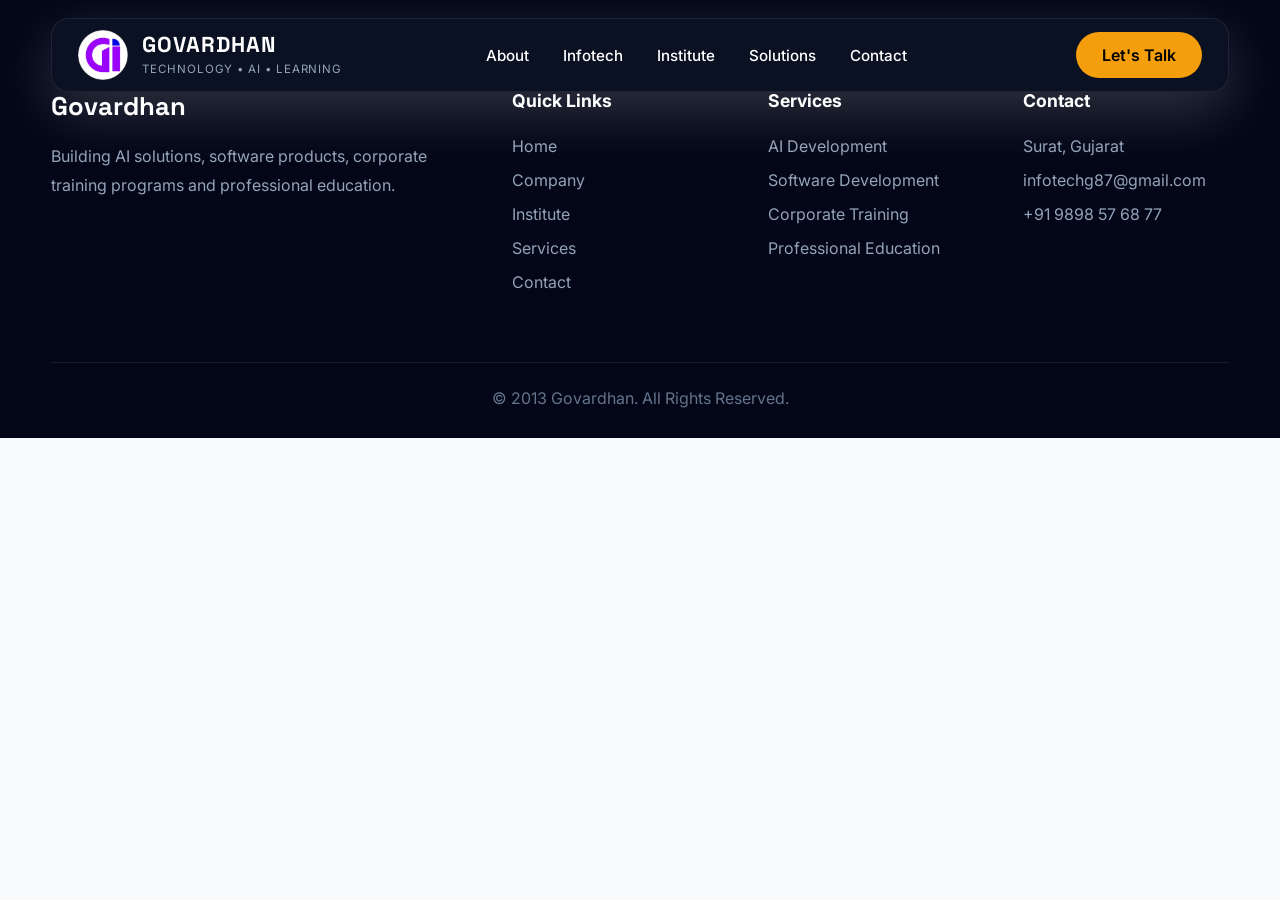
<file: template.html>
<!DOCTYPE html>

<html lang="en">

<head>

    <meta charset="UTF-8">

    <meta name="viewport"
          content="width=device-width, initial-scale=1.0">

    <title>Govardhan</title>

    <link rel="stylesheet" href="./css/variables.css">

    <link rel="stylesheet" href="./css/reset.css">

    <link rel="stylesheet" href="./css/style.css">

    <link rel="stylesheet" href="./css/responsive.css">

</head>

<body>

    <!-- Progress Bar -->

    <div class="progress-bar"></div>

    <!-- Navbar -->

    <div id="navbar"></div>

    <!-- =====================================
         PAGE CONTENT START
    ====================================== -->



    <!-- Write Page Content Here -->



    <!-- =====================================
         PAGE CONTENT END
    ====================================== -->

    <!-- Footer -->

    <div id="footer"></div>

    <!-- JS -->

    <script src="./js/components.js"></script>

    <script src="./js/router.js"></script>

    <script src="./js/navbar.js"></script>

    <script src="./js/scroll.js"></script>

    <script src="./js/animation.js"></script>

    <script src="./js/main.js"></script>

</body>

</html>
</file>
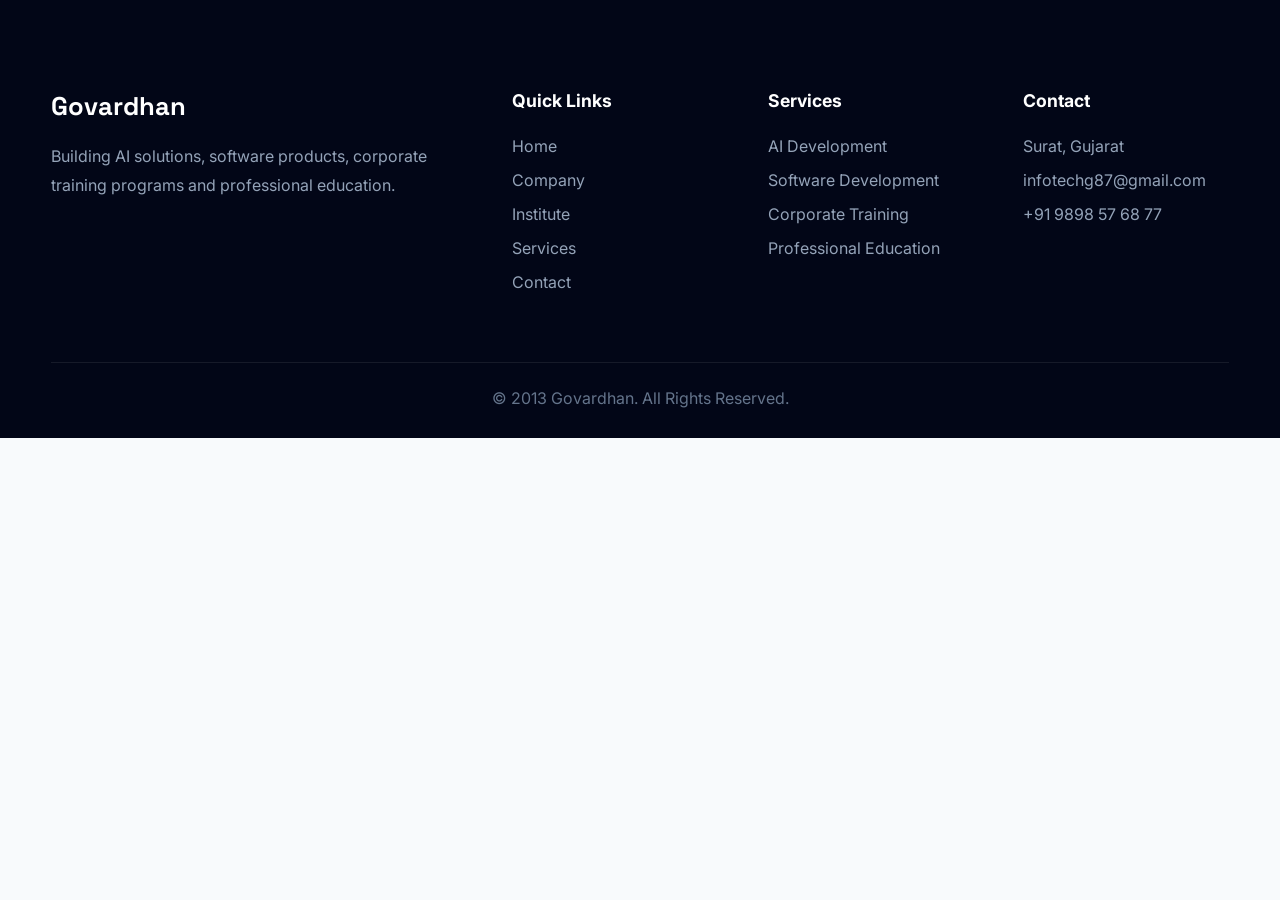
<file: components/footer.html>
<!DOCTYPE html>
<html lang="en">

<head>
    <meta charset="UTF-8">
    <meta name="viewport" content="width=device-width, initial-scale=1.0">
    <title>Document</title>
    <link rel="stylesheet" href="../css/variables.css">

    <link rel="stylesheet" href="../css/reset.css">

    <!-- <link rel="stylesheet" href="css/typography.css"> -->

    <!-- <link rel="stylesheet" href="css/layout.css"> -->

    <!-- <link rel="stylesheet" href="css/components.css"> -->

    <!-- <link rel="stylesheet" href="./css/animations.css"> -->

    <link rel="stylesheet" href="../css/responsive.css">

    <link rel="stylesheet" href="../css/style.css">
</head>

<body>
    <footer class="footer">

        <div class="container">

            <div class="footer-grid">

                <!-- Company -->

                <div class="footer-column">

                    <h3>Govardhan</h3>

                    <p>
                        Building AI solutions, software products,
                        corporate training programs and
                        professional education.
                    </p>

                </div>

                <!-- Quick Links -->

                <div class="footer-column">

                    <h4>Quick Links</h4>

                    <ul>

                        <li><a href="#">Home</a></li>

                        <li><a href="#">Company</a></li>

                        <li><a href="#">Institute</a></li>

                        <li><a href="#">Services</a></li>

                        <li><a href="#">Contact</a></li>

                    </ul>

                </div>

                <!-- Services -->

                <div class="footer-column">

                    <h4>Services</h4>

                    <ul>

                        <li>AI Development</li>

                        <li>Software Development</li>

                        <li>Corporate Training</li>

                        <li>Professional Education</li>

                    </ul>

                </div>

                <!-- Contact -->

                <div class="footer-column">

                    <h4>Contact</h4>
                    <ul>
                        <li>Surat, Gujarat</li>
                        <li>infotechg87@gmail.com</li>
                        <li>+91 9898 57 68 77</li>
                    </ul>
                </div>
            </div>

            <div class="footer-bottom">
                <p>
                    © 2013 Govardhan.
                    All Rights Reserved.
                </p>
            </div>
        </div>
    </footer>
</body>

</html>
</file>
<file: institute/css/style.css>
/*====================================
INSTITUTE HERO
====================================*/
.institute-hero {
    padding: 150px 0 90px;
    background: #f8fafc;
}

.institute-hero__content {
    display: grid;
    grid-template-columns: 1fr 1fr;
    align-items: center;
    gap: 70px;
}

.institute-hero__left h1 {
    font-size: 3.3rem;
    line-height: 1.2;
    margin: 25px 0;
    font-weight: 700;
    color: #0f172a;
}

.institute-hero__left h1 span {
    color: #f59e0b;
}

.institute-hero__left p {
    font-size: 1.05rem;
    line-height: 1.9;
    color: #64748b;
    margin-bottom: 35px;
    max-width: 620px;
}

.hero-tag {
    display: inline-block;
    padding: 10px 20px;
    background: #fff7ed;
    color: #f59e0b;
    border-radius: 50px;
    font-size: .9rem;
    font-weight: 600;
}

.hero-points {
    display: grid;
    grid-template-columns: repeat(2, 1fr);
    gap: 18px;
    margin-bottom: 40px;
}

.hero-points div {
    font-weight: 500;
    color: #0f172a;
}

.hero-buttons {
    display: flex;
    gap: 20px;
    margin-top: 20px;
}

.institute-hero__right {
    display: flex;
    justify-content: center;
}

.institute-hero__right img {
    width: 100%;
    max-width: 560px;
}

/*====================================
INSTITUTE STATS
====================================*/
.gi-stats {
    padding: 90px 0;
    background: #ffffff;
}

.gi-stats-header {
    text-align: center;
    max-width: 700px;
    margin: auto;
    margin-bottom: 60px;
}

.section-tag {
    display: inline-block;
    padding: 10px 22px;
    background: #fff7ed;
    color: #f59e0b;
    border-radius: 50px;
    font-weight: 600;
    margin-bottom: 20px;
}

.gi-stats-header h2 {
    font-size: 2.5rem;
    color: #0f172a;
    margin-bottom: 18px;
}

.gi-stats-header p {
    font-size: 1rem;
    line-height: 1.8;
    color: #64748b;
}

.gi-stats-grid {
    display: grid;
    grid-template-columns: repeat(4, 1fr);
    gap: 25px;
}

.gi-stat-card {
    background: #ffffff;
    border: 1px solid #e5e7eb;
    border-radius: 20px;
    padding: 35px;
    text-align: center;
    transition: .3s;
    box-shadow: 0 10px 35px rgba(0, 0, 0, .05);
}

.gi-stat-card:hover {
    transform: translateY(-8px);
    box-shadow: 0 18px 45px rgba(0, 0, 0, .10);
}

.gi-stat-icon {
    width: 80px;
    height: 80px;
    margin: auto;
    margin-bottom: 25px;
    border-radius: 50%;
    display: flex;
    align-items: center;
    justify-content: center;
    background: linear-gradient(135deg, #f59e0b, #fb923c);
    color: #fff;
    font-size: 2rem;
    box-shadow: 0 15px 35px rgba(245, 158, 11, .25);
    transition: .3s;
}

.gi-stat-card:hover .gi-stat-icon {
    transform: rotate(-8deg) scale(1.08);
}

.gi-stat-card h3 {
    font-size: 2.8rem;
    color: #f59e0b;
    margin-bottom: 10px;
    font-weight: 700;
}

.gi-stat-card span {
    font-size: 1rem;
    font-weight: 500;
    color: #475569;
}


/*====================================
FEATURED COURSES
====================================*/
.courses {
    padding: 100px 0;
    background: #f8fafc;
}

.courses-grid {
    display: grid;
    grid-template-columns: repeat(3, 1fr);
    gap: 35px;
    margin-top: 70px;
}

.course-card {
    background: #fff;
    border-radius: 22px;
    overflow: hidden;
    box-shadow: 0 12px 40px rgba(0, 0, 0, .08);
    transition: .35s;
}

.course-card:hover {
    transform: translateY(-12px);
    box-shadow: 0 22px 60px rgba(0, 0, 0, .14);
}

.course-image {
    position: relative;
    height: 230px;
    overflow: hidden;
}

.course-image img {
    width: 100%;
    height: 100%;
    object-fit: cover;
    transition: .4s;
}

.course-card:hover img {
    transform: scale(1.08);
}

.course-badge {
    position: absolute;
    top: 18px;
    left: 18px;
    background: #f59e0b;
    color: #fff;
    padding: 8px 16px;
    border-radius: 30px;
    font-size: .8rem;
    font-weight: 600;
}

.course-content {
    padding: 30px;
}

.course-content h3 {
    font-size: 1.5rem;
    margin-bottom: 18px;
    color: #0f172a;
}

.course-content p {
    color: #64748b;
    line-height: 1.8;
    margin-bottom: 30px;
    min-height: 95px;
}

.course-content a {
    display: inline-flex;
    gap: 10px;
    align-items: center;
    font-weight: 600;
    text-decoration: none;
    color: #f59e0b;
    transition: .3s;
}

.course-content a:hover {
    gap: 16px;
}

.featured {
    border: 2px solid #f59e0b;
}

/*====================================
LEARNING PATH
====================================*/
.learning-path {
    padding: 100px 0;
    background: #ffffff;
}

.learning-grid {
    display: grid;
    grid-template-columns: repeat(2, 1fr);
    gap: 35px;
    margin-top: 70px;
}

.learning-card {
    background: #fff;
    border-radius: 22px;
    padding: 35px;
    border: 1px solid #ececec;
    transition: .35s;
    box-shadow: 0 12px 35px rgba(0, 0, 0, .05);
}

.learning-card:hover {
    transform: translateY(-10px);
    box-shadow: 0 20px 50px rgba(0, 0, 0, .12);
}

.learning-card img {
    width: 100%;
    height: 220px;
    object-fit: contain;
    margin-bottom: 25px;
}

.learning-card h3 {
    font-size: 1.6rem;
    margin-bottom: 15px;
    color: #0f172a;
}

.learning-card p {
    line-height: 1.8;
    color: #64748b;
    margin-bottom: 25px;
}

.learning-card a {
    color: #f59e0b;
    font-weight: 600;
    text-decoration: none;
    display: inline-flex;
    gap: 10px;
    align-items: center;
    transition: .3s;
}

.learning-card:hover a {
    gap: 18px;
}

/*====================================
WHY CHOOSE US
====================================*/
.why-us {
    padding: 100px 0;
    background: #f8fafc;
}

.why-grid {
    display: grid;
    grid-template-columns: repeat(4, 1fr);
    gap: 30px;
    margin-top: 70px;
}

.why-card {
    background: #fff;
    padding: 35px;
    border-radius: 22px;
    text-align: center;
    border: 1px solid #e8e8e8;
    transition: .35s;
    box-shadow: 0 10px 30px rgba(0, 0, 0, .05);
}

.why-card:hover {
    transform: translateY(-10px);
    box-shadow: 0 18px 45px rgba(0, 0, 0, .12);
}

.why-card i {
    width: 80px;
    height: 80px;
    display: flex;
    align-items: center;
    justify-content: center;
    margin: auto;
    margin-bottom: 25px;
    font-size: 2rem;
    background: linear-gradient(135deg, #6D5DF6, #8B5CF6);
    color: #fff;
    border-radius: 50%;
}

.why-card h3 {
    margin-bottom: 18px;
    font-size: 1.3rem;
    color: #0f172a;
}

.why-card p {
    line-height: 1.8;
    color: #64748b;
}

/*====================================
CAREER ROADMAP
====================================*/
.career-roadmap {
    padding: 120px 0;
    background: linear-gradient(180deg, #ffffff, #f8fafc);
    overflow: hidden;
    position: relative;
}

.roadmap {
    position: relative;
    width: 100%;
    max-width: 1100px;
    margin: 90px auto 0;
}

.roadmap::before {
    content: "";
    position: absolute;
    left: 50%;
    top: 0;
    transform: translateX(-50%);
    width: 6px;
    height: 100%;
    background: #e5e7eb;
    border-radius: 100px;
    z-index: 0;
}

.roadmap-line {
    position: absolute;
    left: 50%;
    top: 0;
    transform: translateX(-50%);
    width: 6px;
    height: 0;
    background: linear-gradient(180deg, #f59e0b, #7c3aed);
    border-radius: 50px;
    z-index: 0;
    transition: height .3s linear;
}

.roadmap-step {
    position: relative;
    display: flex;
    align-items: center;
    margin-bottom: 20px;
    min-height: 140px;
    opacity: 0;
    transform: translateY(80px);
    transition: all .8s ease;
}

.roadmap-step.active {
    opacity: 1;
    transform: translateY(0);
}

.roadmap-step.left {
    justify-content: flex-start;
}

.roadmap-step.right {
    justify-content: flex-end;
}

.roadmap-card {
    width: 42%;
    background: #fff;
    padding: 30px;
    border-radius: 24px;
    box-shadow: 0 20px 50px rgba(0, 0, 0, .08);
    border: 1px solid #ececec;
    transition: .35s;
}

.roadmap-card:hover {
    transform: translateY(-10px);
}

.roadmap-card h3 {
    font-size: 1.5rem;
    margin-bottom: 15px;
    color: #0f172a;
}

.roadmap-card p {
    line-height: 1.8;
    color: #64748b;
}

.roadmap-icon {
    position: absolute;
    left: 50%;
    /* top: -45px; */
    transform: translateX(-50%);
    width: 90px;
    height: 90px;
    border-radius: 50%;
    background: #fff;
    display: flex;
    align-items: center;
    justify-content: center;
    font-size: 2rem;
    color: #7c3aed;
    border: 6px solid #e5e7eb;
    box-shadow: 0 15px 40px rgba(0, 0, 0, .08);
    z-index: 20;
    transition: .5s;
}

.roadmap-step.active .roadmap-icon {
    border-color: #f59e0b;
    background: linear-gradient(135deg, #f59e0b, #7c3aed);
    color: #fff;
    box-shadow: 0 0 30px rgba(245, 158, 11, .5);
    animation: pulseRoad 1.5s infinite;
}

@keyframes pulseRoad {
    0% {
        transform: translateX(-50%) scale(1);
    }

    50% {
        transform: translateX(-50%) scale(1.12);
    }

    100% {
        transform: translateX(-50%) scale(1);
    }
}

/*====================================
MOVING GLOW
====================================*/
.roadmap-progress {
    position: absolute;
    left: 50%;
    top: 0;
    transform: translate(-50%, -50%);
    width: 22px;
    height: 22px;
    border-radius: 50%;
    background: #f59e0b;
    box-shadow:
        0 0 15px #f59e0b,
        0 0 35px #f59e0b,
        0 0 60px rgba(245, 158, 11, .5);
    z-index: 50;
    transition: top .2s linear;
    animation: orbPulse 1.5s infinite;
}

@keyframes orbPulse {
    0% {
        transform: translate(-50%, -50%) scale(1);
    }

    50% {
        transform: translate(-50%, -50%) scale(1.25);
    }

    100% {
        transform: translate(-50%, -50%) scale(1);
    }
}


/*====================================
REVIEWS
====================================*/
.reviews {
    padding: 110px 0;
    background: #ffffff;
    overflow: hidden;
}

.google-rating {
    display: flex;
    justify-content: center;
    align-items: center;
    gap: 25px;
    margin: 45px 0 70px;
}

.rating-number {
    font-size: 4rem;
    font-weight: 700;
    color: #f59e0b;
}

.rating-stars {
    font-size: 1.5rem;
    color: #f59e0b;
    margin-bottom: 8px;
}

.reviews-slider {
    overflow: hidden;
}

.reviews-track {
    display: flex;
    gap: 30px;
    width: max-content;
    animation: reviewScroll 35s linear infinite;
}

.review-card {
    width: 380px;
    background: #fff;
    padding: 35px;
    border-radius: 22px;
    border: 1px solid #ececec;
    box-shadow: 0 12px 35px rgba(0, 0, 0, .05);
    transition: .35s;
}

.review-card:hover {
    transform: translateY(-10px);
    box-shadow: 0 18px 45px rgba(0, 0, 0, .12);
}

.review-stars {
    color: #f59e0b;
    font-size: 1.3rem;
    margin-bottom: 20px;
}

.review-card p {
    line-height: 1.8;
    color: #475569;
    min-height: 140px;
}

.review-footer {
    margin-top: 30px;
    padding-top: 20px;
    border-top: 1px solid #ececec;
}

.review-footer h4 {
    margin-bottom: 8px;
    color: #0f172a;
}

.review-footer span {
    font-size: .9rem;
    color: #64748b;
}

@keyframes reviewScroll {
    0% {
        transform: translateX(0);
    }

    100% {
        transform: translateX(-50%);
    }
}

/*====================================
REVIEW CTA
====================================*/
.review-logo {
    width: 55px;
    height: 55px;
    object-fit: contain;
}

.review-cta {
    margin-top: 80px;
    padding: 45px;
    border-radius: 28px;
    background: linear-gradient(135deg, #6D5DF6, #8B5CF6);
    color: #fff;
    overflow: hidden;
    position: relative;
}

.review-cta-content {
    display: flex;
    align-items: center;
    justify-content: space-between;
    gap: 40px;
}

.review-cta-icon {
    width: 90px;
    height: 90px;
    background: rgba(255, 255, 255, .15);
    border-radius: 50%;
    display: flex;
    align-items: center;
    justify-content: center;
    font-size: 2.5rem;
    backdrop-filter: blur(10px);
}

.review-cta-text {
    flex: 1;
}

.review-cta-text h3 {
    font-size: 2rem;
    margin-bottom: 12px;
}

.review-cta-text p {
    line-height: 1.8;
    opacity: .95;
}

.review-cta-buttons {
    display: flex;
    gap: 18px;
    flex-wrap: wrap;
}

.btn-outline {
    padding: 14px 26px;
    border: 2px solid rgba(255, 255, 255, .3);
    border-radius: 50px;
    color: #fff;
    text-decoration: none;
    display: flex;
    align-items: center;
    gap: 10px;
    font-weight: 600;
    transition: .3s;
}

.btn-outline:hover {
    background: #fff;
    color: #6D5DF6;
    transform: translateY(-3px);
}

.review-cta .btn-primary {
    display: flex;
    align-items: center;
    gap: 10px;
    transition: .3s;
}

.review-cta .btn-primary:hover {
    transform: translateY(-3px);
}

/*====================================
FAQ
====================================*/
.faq {
    padding: 110px 0;
    background: #f8fafc;
}

.faq-container {
    max-width: 900px;
    margin: 70px auto 0;
}

.faq-item {
    background: #fff;
    margin-bottom: 20px;
    border-radius: 18px;
    overflow: hidden;
    box-shadow: 0 12px 30px rgba(0, 0, 0, .05);
}

.faq-question {
    width: 100%;
    padding: 24px 30px;
    display: flex;
    justify-content: space-between;
    align-items: center;
    background: none;
    border: none;
    cursor: pointer;
    font-size: 1.1rem;
    font-weight: 600;
    text-align: left;
}

.faq-question i {
    transition: .35s;
}

.faq-answer {
    max-height: 0;
    overflow: hidden;
    transition: max-height .4s ease;
}

.faq-answer p {
    padding: 0 30px 25px;
    line-height: 1.8;
    color: #64748b;
}

.faq-item.active .faq-answer {
    max-height: 250px;
}

.faq-item.active .faq-question i {
    transform: rotate(45deg);
    color: #f59e0b;
}

/*====================================
CTA
====================================*/
.cta {
    padding: 110px 0;
    background: #fff;
}

.cta-box {
    background: linear-gradient(135deg, #6D5DF6, #7C3AED);
    padding: 80px;
    border-radius: 30px;
    text-align: center;
    color: #fff;
    position: relative;
    overflow: hidden;
    box-shadow: 0 25px 70px rgba(109, 93, 246, .35);
}

.cta-box::before {
    content: "";
    position: absolute;
    width: 350px;
    height: 350px;
    background: rgba(255, 255, 255, .08);
    border-radius: 50%;
    top: -170px;
    right: -120px;
}

.cta-box::after {
    content: "";
    position: absolute;
    width: 260px;
    height: 260px;
    background: rgba(255, 255, 255, .05);
    border-radius: 50%;
    bottom: -120px;
    left: -80px;
}

.cta-box h2 {
    font-size: 3rem;
    margin: 20px 0;
    position: relative;
    z-index: 2;
}

.cta-box p {
    max-width: 750px;
    margin: auto;
    line-height: 1.9;
    font-size: 1.1rem;
    position: relative;
    z-index: 2;
}

.cta-buttons {
    margin-top: 45px;
    display: flex;
    justify-content: center;
    gap: 20px;
    flex-wrap: wrap;
    position: relative;
    z-index: 2;
}

.btn-outline-dark {
    padding: 15px 34px;
    border: 2px solid rgba(255, 255, 255, .35);
    border-radius: 50px;
    color: #fff;
    text-decoration: none;
    display: flex;
    align-items: center;
    gap: 12px;
    font-weight: 600;
    transition: .35s;
}

.btn-outline-dark:hover {
    background: #fff;
    color: #6D5DF6;
    transform: translateY(-4px);

}

.cta .btn-primary {
    display: flex;
    align-items: center;
    gap: 12px;
}



.form-group {
    margin-bottom: 22px;
}

.form-group label {
    display: block;
    margin-bottom: 10px;
    font-weight: 600;
}

.form-group input,
.form-group select,
.form-group textarea {
    width: 100%;
    padding: 16px;
    border: 1px solid #ddd;
    border-radius: 12px;
    font-size: 1rem;
    outline: none;
    transition: .3s;
}

.form-group input:focus,
.form-group select:focus,
.form-group textarea:focus {
    border-color: #6D5DF6;
    box-shadow: 0 0 0 3px rgba(109, 93, 246, .15);
}

.contact-btn {
    width: 100%;
    display: flex;
    justify-content: center;
    align-items: center;
    gap: 12px;
}

/*====================================
CONTACT INFO
====================================*/

.info-card {
    background: linear-gradient(180deg, #ffffff, #f8fafc);
    border: 1px solid #ececec;
    border-radius: 22px;
    padding: 30px;
    margin-bottom: 25px;
}

.info-card h3 {
    font-size: 2rem;
    margin-bottom: 30px;
    color: #111827;
}

.contact-item {
    display: flex;
    align-items: flex-start;
    gap: 18px;
    margin-bottom: 25px;
}

.contact-item:last-child {
    margin-bottom: 0;
}

.contact-icon {
    width: 55px;
    height: 55px;
    border-radius: 16px;
    display: flex;
    justify-content: center;
    align-items: center;
    background: linear-gradient(135deg, #6D5DF6, #8B5CF6);
    color: #fff;
    font-size: 1.3rem;
    flex-shrink: 0;
}

.contact-text h4 {
    margin-bottom: 6px;
    font-size: 1rem;
    color: #0f172a;
}

.contact-text p {
    color: #64748b;
    line-height: 1.7;
}

.info-card p {
    margin-bottom: 18px;
    line-height: 1.8;
}

.info-card i {
    width: 25px;
    color: #6D5DF6;
}

.map-box {
    margin-top: 30px;
    border-radius: 18px;
    overflow: hidden;
}

.map-box iframe {
    width: 100%;
    height: 320px;
    border: 0;
}

.map-button {
    display: flex;
    justify-content: center;
    align-items: center;
    gap: 12px;
    padding: 18px;
    background: #6D5DF6;
    color: #fff;
    text-decoration: none;
    font-weight: 600;
    transition: .3s;
}

.map-button:hover {
    background: #5a4af0;
}

/*====================================
CONTACT CARD
====================================*/
.contact-card {
    background: #fff;
    border-radius: 30px;
    overflow: hidden;
    box-shadow: 0 20px 60px rgba(0, 0, 0, .08);
    margin-top: 70px;
    margin-bottom: 70px;
}

.contact-top {
    padding: 35px 45px;
    border-bottom: 1px solid #ececec;
}

.contact-top h3 {
    font-size: 2rem;
    margin-bottom: 25px;
    color: #111827;
}

.contact-short-info {
    display: flex;
    justify-content: space-between;
    gap: 30px;
    flex-wrap: wrap;
}

.contact-short-info div {
    display: flex;
    align-items: center;
    gap: 12px;
    font-weight: 600;
    color: #475569;
}

.contact-short-info i {
    color: #6D5DF6;
    font-size: 1.2rem;
}

.contact-wrapper {
    display: grid;
    grid-template-columns: 1fr 1fr;
}

.contact-form-card {
    padding: 45px;
    border-right: 1px solid #ececec;
}

.contact-map iframe {
    width: 100%;
    height: 100%;
    min-height: 700px;
    border: none;
    display: block;
}
</file>
<file: logo loader/style.css>
/* =========================
   BASIC RESET
========================= */

* {
    margin: 0;
    padding: 0;
    box-sizing: border-box;
}

body {
    font-family: Arial, sans-serif;
    background: #ffffff;
}


/* =========================
   LOADING SCREEN
========================= */

#loader {
    position: fixed;

    inset: 0;

    width: 100%;
    height: 100vh;

    background: #ffffff;

    display: flex;
    align-items: center;
    justify-content: center;

    z-index: 99999;

    transition:
        opacity 0.7s ease,
        visibility 0.7s ease;
}


/* When loading finishes */

#loader.loader-hidden {
    opacity: 0;
    visibility: hidden;
    pointer-events: none;
}


/* =========================
   LOADER CONTENT
========================= */

.loader-content {
    display: flex;
    flex-direction: column;
    align-items: center;
    justify-content: center;
}


/* =========================
   LOGO AREA
========================= */

.logo-wrapper {
    position: relative;

    width: 180px;
    height: 180px;

    display: flex;
    align-items: center;
    justify-content: center;
}


/* =========================
   LOGO
========================= */

.loader-logo {
    width: 125px;
    height: 125px;

    object-fit: contain;

    position: relative;

    z-index: 2;

    animation:
        logoEntrance 1s ease-out,
        logoPulse 2s ease-in-out 1s infinite;
}


/* =========================
   LOADING RING
========================= */

.loading-ring {
    position: absolute;

    width: 165px;
    height: 165px;

    border-radius: 50%;

    border: 3px solid rgba(128, 0, 255, 0.12);

    border-top-color: #8b00ff;
    border-right-color: #4b00ff;

    animation: rotateRing 1.2s linear infinite;

    z-index: 1;
}


/* =========================
   GLOW
========================= */

.logo-wrapper::before {

    content: "";

    position: absolute;

    width: 130px;
    height: 130px;

    border-radius: 50%;

    background: rgba(130, 0, 255, 0.15);

    filter: blur(25px);

    animation: glowPulse 2s ease-in-out infinite;

    z-index: 0;
}


/* =========================
   LOADING TEXT
========================= */

.loading-text {

    margin-top: 25px;

    font-size: 15px;

    color: #555;

    letter-spacing: 1px;
}


/* Animated dots */

.dots::after {

    content: "";

    animation: dotsAnimation 1.5s infinite;
}


/* =========================
   WEBSITE
========================= */

#website {

    min-height: 100vh;

    display: flex;

    flex-direction: column;

    align-items: center;

    justify-content: center;

    text-align: center;

    padding: 30px;
}

#website h1 {
    color: #222;
    margin-bottom: 15px;
}

#website p {
    color: #666;
    margin-bottom: 25px;
}

#website button {

    border: none;

    padding: 12px 25px;

    border-radius: 8px;

    background: linear-gradient(135deg,
            #8b00ff,
            #4b00ff);

    color: white;

    cursor: pointer;

    font-size: 15px;
}


/* =========================
   ANIMATIONS
========================= */


/* Logo comes in */

@keyframes logoEntrance {

    0% {
        opacity: 0;
        transform: scale(0.65);
    }

    60% {
        opacity: 1;
        transform: scale(1.08);
    }

    100% {
        opacity: 1;
        transform: scale(1);
    }
}


/* Subtle logo breathing */

@keyframes logoPulse {

    0%,
    100% {
        transform: scale(1);
    }

    50% {
        transform: scale(1.04);
    }
}


/* Ring */

@keyframes rotateRing {

    from {
        transform: rotate(0deg);
    }

    to {
        transform: rotate(360deg);
    }
}


/* Glow */

@keyframes glowPulse {

    0%,
    100% {
        transform: scale(0.9);
        opacity: 0.4;
    }

    50% {
        transform: scale(1.15);
        opacity: 0.8;
    }
}


/* Loading dots */

@keyframes dotsAnimation {

    0% {
        content: "";
    }

    33% {
        content: ".";
    }

    66% {
        content: "..";
    }

    100% {
        content: "...";
    }
}
</file>
<file: logo loader/download file loader/style.css>
* { box-sizing: border-box; }

html, body {
  margin: 0;
  min-height: 100%;
}

body {
  font-family: Inter, Arial, sans-serif;
  background: #fff;
  color: #171717;
}

#loader {
  position: fixed;
  inset: 0;
  z-index: 99999;
  display: grid;
  place-items: center;
  background:
    radial-gradient(circle at center, rgba(139, 0, 255, .055), transparent 34%),
    #fff;
  transition: opacity .75s cubic-bezier(.65, 0, .35, 1),
              visibility .75s;
}

#loader.is-hidden {
  opacity: 0;
  visibility: hidden;
  pointer-events: none;
}

.loader-scene {
  position: relative;
  width: min(320px, 80vw);
  display: flex;
  flex-direction: column;
  align-items: center;
  animation: sceneIn .8s ease both;
}

.logo-stage {
  position: relative;
  width: 220px;
  height: 220px;
  display: grid;
  place-items: center;
}

.logo-reveal {
  width: 142px;
  height: 142px;
  border-radius: 50%;
  overflow: hidden;
  background: #fff;
  box-shadow: 0 12px 45px rgba(92, 0, 180, .12);
  transform: scale(.68);
  opacity: 0;
  animation:
    logoIn .9s .15s cubic-bezier(.2, .9, .25, 1) forwards,
    logoBreath 2.4s 1.15s ease-in-out infinite;
}

.logo-reveal img {
  width: 100%;
  height: 100%;
  object-fit: cover;
  display: block;
}

.orbit {
  position: absolute;
  inset: 0;
  width: 100%;
  height: 100%;
  transform: rotate(-90deg);
}

.orbit-track,
.orbit-progress {
  fill: none;
  stroke-width: 3.5;
}

.orbit-track {
  stroke: rgba(123, 0, 255, .10);
}

.orbit-progress {
  stroke: url(#none);
  stroke: #7200ff;
  stroke-linecap: round;
  stroke-dasharray: 591;
  stroke-dashoffset: 591;
  animation:
    orbitDraw 1.65s .15s ease-out forwards,
    orbitSpin 1.4s 1.8s linear infinite;
  transform-origin: 110px 110px;
}

.logo-aura {
  position: absolute;
  top: 40px;
  width: 145px;
  height: 145px;
  border-radius: 50%;
  background: rgba(132, 0, 255, .17);
  filter: blur(30px);
  opacity: 0;
  animation: aura 2.2s .45s ease-in-out infinite;
}

.brand-name {
  margin-top: 7px;
  font-size: 12px;
  font-weight: 700;
  letter-spacing: .22em;
  color: #444;
  opacity: 0;
  transform: translateY(8px);
  animation: textIn .65s .65s ease forwards;
}

.loading-label {
  margin-top: 11px;
  font-size: 13px;
  color: #777;
  letter-spacing: .08em;
  opacity: 0;
  animation: textIn .65s .85s ease forwards;
}

.loading-dots::after {
  content: "";
  animation: dots 1.25s steps(4, end) infinite;
}

.page {
  min-height: 100vh;
  display: grid;
  place-content: center;
  text-align: center;
  padding: 30px;
}

.page p {
  color: #666;
}

.page button {
  margin: 12px auto 0;
  padding: 12px 24px;
  border: 0;
  border-radius: 9px;
  color: #fff;
  background: linear-gradient(135deg, #9700ff, #4200e8);
  cursor: pointer;
}

@keyframes sceneIn {
  from { opacity: 0; transform: translateY(8px); }
  to { opacity: 1; transform: translateY(0); }
}

@keyframes logoIn {
  0% { opacity: 0; transform: scale(.68); }
  65% { opacity: 1; transform: scale(1.045); }
  100% { opacity: 1; transform: scale(1); }
}

@keyframes logoBreath {
  0%, 100% { transform: scale(1); }
  50% { transform: scale(1.025); }
}

@keyframes aura {
  0%, 100% { opacity: .28; transform: scale(.88); }
  50% { opacity: .62; transform: scale(1.12); }
}

@keyframes orbitDraw {
  to { stroke-dashoffset: 0; }
}

@keyframes orbitSpin {
  to { transform: rotate(270deg); }
}

@keyframes textIn {
  to { opacity: 1; transform: translateY(0); }
}

@keyframes dots {
  0%, 20% { content: ""; }
  40% { content: "."; }
  60% { content: ".."; }
  80%, 100% { content: "..."; }
}

@media (prefers-reduced-motion: reduce) {
  *, *::before, *::after {
    animation-duration: .01ms !important;
    animation-iteration-count: 1 !important;
    transition-duration: .01ms !important;
  }
}
</file>
<file: css/variables.css>
:root {

    /* Colors */

    --primary: #0F172A;

    --secondary: #1E293B;

    --accent: #F59E0B;

    --accent-light: #FCD34D;

    --background: #F8FAFC;

    --white: #ffffff;

    --gray: #64748B;

    --border: #E2E8F0;

    /* Typography */

    --heading-font: "Space Grotesk", sans-serif;

    --body-font: "Inter", sans-serif;

    /* Radius */

    --radius-sm: 8px;

    --radius-md: 16px;

    --radius-lg: 24px;

    /* Shadow */

    --shadow:

        0 20px 60px rgba(0, 0, 0, .08);

    /* Container */

    --container: 1280px;

    /* Transition */

    --transition: .35s ease;

}

.container {

    width: min(90%, 1180px);

    margin: auto;

}
</file>
<file: css/style.css>
/* ===================================
   GOOGLE FONTS
=================================== */

@import url('https://fonts.googleapis.com/css2?family=Inter:wght@300;400;500;600;700&family=Space+Grotesk:wght@400;500;600;700&display=swap');

/* ===================================
   VARIABLES
=================================== */

/*====================================================
DESIGN SYSTEM
====================================================*/

:root {

    /* Colors */
    --gi-primary: #f59e0b;
    --gi-primary-dark: #d97706;
    --gi-bg: #ffffff;
    --gi-bg-light: #f8fafc;
    --gi-bg-dark: #0f172a;
    --gi-text: #0f172a;
    --gi-text-light: #64748b;
    --gi-text-white: #ffffff;
    --gi-border: #e2e8f0;
    --gi-shadow-sm: 0 8px 20px rgba(15, 23, 42, .05);
    --gi-shadow-md: 0 15px 35px rgba(15, 23, 42, .08);
    --gi-shadow-lg: 0 25px 60px rgba(15, 23, 42, .12);

    /* Radius */
    --radius-sm: 12px;
    --radius-md: 18px;
    --radius-lg: 24px;

    /* Spacing */
    --space-xs: 8px;
    --space-sm: 16px;
    --space-md: 24px;
    --space-lg: 40px;
    --space-xl: 70px;
    --space-section: 90px;

    /* Transition */
    --transition: .35s ease;
}


/* ===================================
RESET
=================================== */

* {
    margin: 0;
    padding: 0;
    box-sizing: border-box;
}

html {
    scroll-behavior: smooth;
}

body {

    font-family: 'Inter', sans-serif;

    background: var(--background);

    color: var(--primary);

    overflow-x: hidden;

}

img {

    max-width: 100%;

}

a {

    text-decoration: none;

    color: inherit;

}

ul {

    list-style: none;

}

/* ===================================
CONTAINER
=================================== */

.container {

    width: min(92%, 1280px);

    margin: auto;

}

/* ===================================
HEADER
=================================== */

/*====================================================
HEADER
====================================================*/
.gi-header {
    position: fixed;
    top: 18px;
    left: 0;
    width: 100%;
    z-index: 9999;
    transition: all .35s ease;
}

.gi-header.scrolled {
    top: 10px;
}

.gi-navbar {
    height: 74px;
    padding: 0 26px;
    display: flex;
    align-items: center;
    justify-content: space-between;
    background: rgba(15, 23, 42, .70);
    backdrop-filter: blur(18px);
    border: 1px solid rgba(255, 255, 255, .08);
    border-radius: 18px;
    box-shadow: 0 20px 60px #ffffff2e;
    transition: all .35s ease;
}

.gi-header.scrolled .gi-navbar {
    height: 66px;
    background: rgba(15, 23, 42, .92);
    box-shadow: 0 15px 40px rgba(0, 0, 0, .28);
}

/* .header {
    position: fixed;
    width: 100%;
    top: 0;
    left: 0;
    z-index: 999;
    padding: 25px 0;
    backdrop-filter: blur(14px);
    background: rgba(15, 23, 42, .75);
}

.navbar {
    display: flex;
    justify-content: space-between;
    align-items: center;
} */

/*=====================================
MOBILE MENU BUTTON
=====================================*/
/* 
.mobile-menu {
    display: none;
    width: 48px;
    height: 48px;
    border: none;
    border-radius: 12px;
    background: rgba(255, 255, 255, .08);
    color: #ffffff;
    font-size: 1.5rem;
    cursor: pointer;
    transition: .3s;
}

.mobile-menu:hover {
    background: rgba(255, 255, 255, .15);
} */


/*=====================================
GI LOGO
=====================================*/

.gi-logo {
    display: flex;
    align-items: center;
    gap: 14px;
    text-decoration: none;
}

.gi-logo__image {
    width: 50px;
    height: 50px;
    transition: .35s;
}

.gi-logo:hover .gi-logo__image {
    transform: rotate(-8deg) scale(1.08);
}

.gi-logo__content {
    display: flex;
    flex-direction: column;
    justify-content: center;
}

.gi-logo__title {
    color: #ffffff;
    font-family: "Space Grotesk", sans-serif;
    font-size: 1.35rem;
    font-weight: 700;
    letter-spacing: 1px;
    line-height: 1;
}

.gi-logo__subtitle {
    margin-top: 6px;
    color: #94a3b8;
    font-size: .72rem;
    letter-spacing: .08em;
    text-transform: uppercase;
}

.logo {
    font-size: 1.6rem;
    font-weight: 700;
    letter-spacing: 2px;
    color: white;
    font-family: 'Space Grotesk';
}

.nav-menu {
    display: flex;
    gap: 45px;
}

.nav-menu a {
    color: white;
    font-size: .95rem;
    transition: .3s;
}

.nav-menu a:hover {
    color: var(--accent);
}

/*====================================================
NAVIGATION
====================================================*/

.gi-nav {
    display: flex;
    align-items: center;
    gap: 34px;
    list-style: none;
}

.gi-nav a {
    position: relative;
    font-size: .95rem;
    font-weight: 500;
    padding: 10px 0;
    color: #ffffff;
    transition: .3s;
}

.gi-nav a.active {
    color: #f59e0b;
}

.gi-nav a.active::after {
    width: 100%;
}

.gi-nav a::after {
    content: "";
    position: absolute;
    left: 0;
    bottom: -8px;
    width: 0;
    height: 2px;
    background: #f59e0b;
    transition: .3s;
}

.gi-nav a:hover {
    color: #f59e0b;
}

.gi-nav a:hover::after {
    width: 100%;
}

/*====================================================
CTA
====================================================*/

.gi-nav-btn {
    margin-left: 24px;
    transition: .35s;
}

.gi-nav-btn:hover {
    transform: translateY(-3px);
    box-shadow: 0 12px 30px rgba(245, 158, 11, .35);
}

.gi-mobile-btn {
    display: none;
    justify-content: center;
    align-items: center;
    width: 46px;
    height: 46px;
    border: none;
    border-radius: 12px;
    background: rgba(255, 255, 255, .08);
    color: white;
    font-size: 1.5rem;
    cursor: pointer;
    transition: .3s;
}

.gi-mobile-btn:hover {
    background: rgba(255, 255, 255, .15);
    transform: scale(1.05);
}

/* ===================================
BUTTONS
=================================== */

.btn {
    display: inline-flex;
    align-items: center;
    justify-content: center;
    padding: 13px 26px;
    border-radius: 50px;
    transition: .3s;
    font-weight: 600;
}

.btn-primary {

    background: var(--accent);

    color: black;

}

.btn-primary:hover {

    transform: translateY(-4px);

}

.btn-secondary {

    border: 1px solid rgba(255, 255, 255, .4);

    color: white;

}

.btn-secondary:hover {

    background: white;

    color: black;

}

/* ===================================
HERO
=================================== */

.hero {

    min-height: 100vh;
    background:

        radial-gradient(circle at top left, #223058 0%, transparent 40%),

        radial-gradient(circle at bottom right, #1b3554 0%, transparent 40%),

        var(--primary);

    display: flex;

    align-items: center;

    color: white;

    position: relative;

}

.hero-grid {

    display: grid;

    grid-template-columns: 1.1fr .9fr;

    gap: 40px;

    align-items: center;

}

/* ===================================
TEXT
=================================== */

.hero-tag {

    color: var(--accent);

    font-size: .9rem;

    letter-spacing: 3px;

    text-transform: uppercase;

}

.hero h1 {
    font-size: clamp(2.8rem, 4vw, 3.8rem);
    line-height: 1.05;
    font-family: "Space Grotesk";
    margin: 25px 0;
}

.hero h1 span {

    color: var(--accent);

}

.hero p {
    font-size: 1rem;
    max-width: 560px;
    color: #d5d8df;
    line-height: 1.8;
    margin-bottom: 45px;
}

/* ===================================
BUTTON GROUP
=================================== */

.hero-buttons {

    display: flex;

    gap: 20px;

}

/* ===================================
GLASS CARD
=================================== */

.glass-card {

    padding: 28px;

    border-radius: 25px;

    background: rgba(255, 255, 255, .08);

    border: 1px solid rgba(255, 255, 255, .15);

    backdrop-filter: blur(15px);

}

.glass-card h3 {

    font-size: 1.6rem;

    margin-bottom: 30px;

}

.node {

    padding: 18px;

    border-radius: 12px;

    background: rgba(255, 255, 255, .08);

    margin-bottom: 15px;

    transition: .3s;

}

.node:hover {

    transform: translateX(12px);

    background: rgba(255, 183, 3, .25);

}

/* ===================================
SCROLL
=================================== */

.scroll-indicator {

    position: absolute;

    bottom: 30px;

    left: 50%;

    transform: translateX(-50%);

    color: white;

    letter-spacing: 3px;

    font-size: .8rem;

}

/*====================================

HERO VISUAL

====================================*/

.hero-visual {

    display: flex;

    justify-content: center;

    align-items: center;

    position: relative;

    height: 600px;

}

.orbit {

    position: relative;

    width: 500px;

    height: 500px;

    border-radius: 50%;

    border: 1px solid rgba(255, 255, 255, .08);

    animation: rotateOrbit 30s linear infinite;

}

.center-node {

    position: absolute;

    left: 50%;

    top: 50%;

    transform: translate(-50%, -50%);

    width: 160px;

    height: 160px;

    border-radius: 50%;

    background: linear-gradient(135deg, #ffb703, #ffd166);

    display: flex;

    align-items: center;

    justify-content: center;

    font-weight: 700;

    font-size: 1.4rem;

    color: #0f172a;

    box-shadow:

        0 0 50px rgba(255, 183, 3, .45);

    z-index: 100;

}

.orbit-node {

    position: absolute;

    width: 120px;

    height: 120px;

    border-radius: 50%;

    background: rgba(255, 255, 255, .08);

    backdrop-filter: blur(15px);

    display: flex;

    justify-content: center;

    align-items: center;

    font-weight: 600;

    border: 1px solid rgba(255, 255, 255, .15);

    transition: .4s;

    cursor: pointer;

}

.orbit-node:hover {

    transform: scale(1.12);

    background: rgba(255, 183, 3, .2);

}

.node-ai {

    top: -40px;

    left: 190px;

}

.node-software {

    left: -40px;

    top: 190px;

}

.node-training {

    right: -40px;

    top: 190px;

}

.node-learning {

    bottom: -40px;

    left: 190px;

}

.hero::before {

    content: "";

    position: absolute;

    width: 650px;

    height: 650px;

    border-radius: 50%;

    background:

        radial-gradient(circle,

            rgba(255, 183, 3, .18),

            transparent 70%);

    right: -250px;

    top: -100px;

    filter: blur(60px);

}

.hero::after {

    content: "";

    position: absolute;

    width: 500px;

    height: 500px;

    border-radius: 50%;

    background:

        radial-gradient(circle,

            rgba(59, 130, 246, .18),

            transparent 70%);

    left: -150px;

    bottom: -150px;

    filter: blur(80px);

}

@keyframes rotateOrbit {

    from {

        transform: rotate(0deg);

    }

    to {

        transform: rotate(360deg);

    }

}


.orbit-node {

    animation: counterRotate 30s linear infinite;

}

.center-node {

    animation: counterRotate 30s linear infinite;

}

@keyframes counterRotate {

    from {

        transform: rotate(0deg);

    }

    to {

        transform: rotate(-360deg);
    }
}

.particles span {

    position: absolute;

    width: 12px;

    height: 12px;

    border-radius: 50%;

    background: rgba(255, 255, 255, .2);

    animation: floatParticle 8s infinite ease-in-out;

}

.particles span:nth-child(1) {

    top: 20%;

    left: 10%;

}

.particles span:nth-child(2) {

    top: 80%;

    left: 25%;

}

.particles span:nth-child(3) {

    top: 40%;

    right: 10%;

}

.particles span:nth-child(4) {

    bottom: 20%;

    right: 20%;

}

.particles span:nth-child(5) {

    top: 10%;

    right: 35%;

}

.particles span:nth-child(6) {

    bottom: 10%;

    left: 45%;

}

@keyframes floatParticle {

    0% {

        transform: translateY(0px);

    }

    50% {

        transform: translateY(-25px);

    }

    100% {

        transform: translateY(0px);

    }

}

.btn {

    position: relative;

    overflow: hidden;

}

.btn::before {

    content: "";

    position: absolute;

    width: 0;

    height: 100%;

    background: rgba(255, 255, 255, .2);

    left: 0;

    top: 0;

    transition: .5s;

}

.btn:hover::before {

    width: 100%;

}

/* =====================================================
   SECTION: BUSINESS DIVISIONS
===================================================== */

.divisions {
    position: relative;
    padding: 95px 0;
    background:
        radial-gradient(circle at 50% 0%,
            rgba(245, 158, 11, 0.07),
            transparent 32%),
        #f8fafc;
    overflow: hidden;
}


/* =====================================================
   SECTION HEADING
===================================================== */

.section-heading {
    width: min(100%, 850px);
    margin: 0 auto 70px;
    text-align: center;
}

.section-eyebrow {
    display: inline-block;
    margin-bottom: 20px;

    color: #d97706;

    font-size: 0.78rem;
    font-weight: 700;
    letter-spacing: 0.2em;
}

.section-heading h2 {
    margin-bottom: 24px;
    font-family: "Space Grotesk", sans-serif;
    font-size: clamp(2.2rem, 4vw, 3.2rem);
    font-weight: 600;
    line-height: 1.05;
    letter-spacing: -0.045em;

    color: #0f172a;
}

.section-heading h2 span {
    display: block;
    color: #64748b;
}

.section-heading p {
    max-width: 720px;
    margin: 0 auto;

    color: #64748b;

    font-size: 1.08rem;
    line-height: 1.8;
}


/* =====================================================
   DIVISION GRID
===================================================== */

.division-grid {
    display: grid;
    grid-template-columns: repeat(2, minmax(0, 1fr));
    gap: 28px;
}


/* =====================================================
   DIVISION CARD
===================================================== */

.division-card {
    position: relative;

    display: flex;
    flex-direction: column;

    min-height: 620px;
    padding: 38px;

    border: 1px solid #e2e8f0;
    border-radius: 28px;

    background: rgba(255, 255, 255, 0.82);

    box-shadow:
        0 1px 2px rgba(15, 23, 42, 0.03),
        0 20px 50px rgba(15, 23, 42, 0.05);

    overflow: hidden;

    transition:
        transform 0.4s ease,
        box-shadow 0.4s ease,
        border-color 0.4s ease;
}

.division-card:hover {
    transform: translateY(-8px);

    border-color: rgba(245, 158, 11, 0.35);

    box-shadow:
        0 30px 80px rgba(15, 23, 42, 0.11);
}


/* =====================================================
   CARD TOP
===================================================== */

.division-card__top {
    position: relative;
    z-index: 2;

    display: flex;
    align-items: center;
    justify-content: space-between;

    margin-bottom: 75px;
}

.division-number {
    font-family: "Space Grotesk", sans-serif;
    font-size: 0.9rem;
    font-weight: 600;

    color: #94a3b8;
}

.division-label {
    padding: 8px 13px;

    border: 1px solid #e2e8f0;
    border-radius: 999px;

    background: rgba(248, 250, 252, 0.8);

    color: #64748b;

    font-size: 0.7rem;
    font-weight: 700;
    letter-spacing: 0.12em;
}


/* =====================================================
   CARD CONTENT
===================================================== */

.division-card__content {
    position: relative;
    z-index: 2;
}

.division-icon {
    display: grid;
    place-items: center;

    width: 64px;
    height: 64px;

    margin-bottom: 34px;

    border-radius: 18px;

    background: #0f172a;

    color: #f59e0b;

    box-shadow:
        0 15px 35px rgba(15, 23, 42, 0.18);
}

.division-icon svg {
    width: 29px;
    height: 29px;
}

.division-card__brand {
    margin-bottom: 13px;

    color: #d97706;

    font-size: 0.76rem;
    font-weight: 700;
    letter-spacing: 0.14em;
}

.division-card h3 {
    max-width: 520px;

    margin-bottom: 22px;

    font-family: "Space Grotesk", sans-serif;
    font-size: clamp(2rem, 3vw, 3rem);
    font-weight: 600;
    line-height: 1.08;
    letter-spacing: -0.035em;

    color: #0f172a;
}

.division-card h3 span {
    display: block;
    color: #94a3b8;
}

.division-card__description {
    max-width: 530px;

    margin-bottom: 32px;

    color: #64748b;

    font-size: 1rem;
    line-height: 1.75;
}


/* =====================================================
   SERVICES
===================================================== */

.division-services {
    display: flex;
    flex-wrap: wrap;
    gap: 9px;
}

.division-services span {
    padding: 9px 13px;

    border: 1px solid #e2e8f0;
    border-radius: 999px;

    background: #f8fafc;

    color: #475569;

    font-size: 0.8rem;
    font-weight: 500;
}


/* =====================================================
   CARD FOOTER
===================================================== */

.division-card__footer {
    position: relative;
    z-index: 2;

    margin-top: auto;
    padding-top: 45px;
}

.division-link {
    display: inline-flex;
    align-items: center;
    gap: 13px;

    color: #0f172a;

    font-size: 0.95rem;
    font-weight: 700;
}

.division-link svg {
    width: 20px;
    height: 20px;

    transition: transform 0.3s ease;
}

.division-link:hover svg {
    transform: translateX(6px);
}


/* =====================================================
   CARD DECORATIVE GLOW
===================================================== */

.division-card__glow {
    position: absolute;

    width: 330px;
    height: 330px;

    right: -180px;
    bottom: -180px;

    border-radius: 50%;

    background: rgba(245, 158, 11, 0.09);

    filter: blur(15px);

    transition:
        transform 0.5s ease,
        opacity 0.5s ease;

    pointer-events: none;
}

.division-card:hover .division-card__glow {
    transform: scale(1.3);
}


/* Institute variation */

.division-card--institute .division-icon {
    background: #fff7ed;
    color: #d97706;

    border: 1px solid #fed7aa;

    box-shadow: none;
}

.division-card--institute .division-card__glow {
    background: rgba(59, 130, 246, 0.07);
}

/* =====================================================
   SCROLL REVEAL
===================================================== */
.reveal {
    opacity: 1;
    transform: translateY(0);
}

.reveal.is-visible {
    opacity: 1;
    transform: translateY(0);
}

/* =====================================================
   WHAT WE DO
===================================================== */

.capabilities {
    padding: 95px 0;
    background: #0f172a;
    color: #ffffff;
}


/* HEADER */

.capabilities__header {
    display: grid;
    grid-template-columns: 1.2fr 0.8fr;
    gap: 80px;
    align-items: end;
    margin-bottom: 50px;
}

.capabilities__header h2 {
    max-width: 700px;

    margin-top: 18px;

    font-family: "Space Grotesk", sans-serif;
    font-size: clamp(2.5rem, 5vw, 4.5rem);
    font-weight: 600;

    line-height: 1.05;
    letter-spacing: -0.045em;
}

.capabilities__header h2 span {
    display: block;
    color: #64748b;
}

.capabilities__header p {
    max-width: 500px;

    color: #94a3b8;

    font-size: 1rem;
    line-height: 1.8;
}


/* GRID */
.capabilities__grid {
    display: grid;
    grid-template-columns: repeat(2, 1fr);
    gap: 24px;
}


/* CARD */

.capability-card {
    position: relative;

    min-height: 280px;
    padding: 35px;

    display: flex;
    flex-direction: column;
    justify-content: flex-end;

    border: 1px solid rgba(255, 255, 255, 0.1);

    border-radius: 18px;

    background:
        rgba(255, 255, 255, 0.035);

    overflow: hidden;

    transition:
        transform 0.35s ease,
        background 0.35s ease,
        border-color 0.35s ease;
}

.capability-card:hover {
    transform: translateY(-6px);

    background:
        rgba(255, 255, 255, 0.065);

    border-color:
        rgba(245, 158, 11, 0.35);
}

/* NUMBER */
.capability-card__number {
    position: absolute;
    top: 30px;
    right: 30px;
    color: #475569;
    font-family: "Space Grotesk", sans-serif;
    font-size: 0.85rem;
}


/* ICON */
.capability-card__icon {
    width: 58px;
    height: 58px;
    display: flex;
    justify-content: center;
    align-items: center;
    border-radius: 16px;
    background: rgba(245, 158, 11, .12);
    color: #f59e0b;
    font-size: 1.8rem;
    margin-bottom: 25px;
}

.capability-list {
    margin-top: 20px;
    display: flex;
    flex-direction: column;
    gap: 10px;
}

.capability-list li {
    color: #94a3b8;
    font-size: .9rem;
}

/* CONTENT */

.capability-card__content {
    position: relative;
    z-index: 2;
}

.capability-card__label {
    display: block;

    margin-bottom: 16px;

    color: #f59e0b;

    font-size: 0.72rem;
    font-weight: 700;

    letter-spacing: 0.18em;
}

.capability-card h3 {
    max-width: 500px;

    margin-bottom: 18px;

    font-family: "Space Grotesk", sans-serif;

    font-size: clamp(1.8rem,
            3vw,
            2.7rem);

    line-height: 1.1;

    letter-spacing: -0.03em;
}

.capability-card p {
    max-width: 520px;

    color: #94a3b8;

    font-size: 0.95rem;
    line-height: 1.75;
}

/*====================================
TRUSTED NETWORK
====================================*/
.trusted-network {
    padding: 90px 0;
    background: #f8fafc;
}


/*=========================
LOGO GRID
=========================*/
/*==================================
TRUSTED LOGO SLIDER
==================================*/
.trusted-network {
    padding: 90px 0;
    background: #ffffff;
    overflow: hidden;
}

/*==================================
LOGO SLIDER
==================================*/
.logo-slider {
    margin-top: 70px;
    overflow: hidden;
    position: relative;
    display: flex;
    flex-direction: column;
    gap: 28px;
}

.logo-track {
    display: flex;
    width: max-content;
}

.logo-track-left {
    animation: slideLeft 35s linear infinite;
}

.logo-track-right {
    animation: slideRight 35s linear infinite;
}

.logo-slider:hover .logo-track {
    animation-play-state: paused;
}

.logo-item {
    width: 220px;
    height: 120px;
    margin: 0 15px;
    background: #ffffff;
    border-radius: 18px;
    display: flex;
    justify-content: center;
    align-items: center;
    flex-shrink: 0;
    border: 1px solid #e2e8f0;
    transition: .35s;
}

.logo-item:hover {
    transform: translateY(-6px);
    border-color: #f59e0b;
    box-shadow: 0 15px 40px rgba(15, 23, 42, .08);
}

.logo-item img {
    width: 140px;
    height: 70px;
    object-fit: contain;
    transition: .35s;
}

.logo-item:hover img {
    transform: scale(1.08);
}

.logo-list {

    display: grid;

    grid-template-columns: repeat(2, 1fr);

    gap: 18px;

    margin-top: 25px;

}

.logo-box {
    height: 90px;
    display: flex;
    justify-content: center;
    align-items: center;
    background: #ffffff;
    border: 1px solid #e2e8f0;
    border-radius: 14px;
    transition: .3s;
    overflow: hidden;
}

.logo-box:hover {
    transform: translateY(-5px);
    border-color: #f59e0b;
    box-shadow: 0 10px 30px rgba(15, 23, 42, .08);
}

.logo-box img {
    max-width: 70%;
    max-height: 50px;
    object-fit: contain;
    /* filter: grayscale(100%); */
    opacity: .8;
    transition: .35s;
}

.logo-card img {
    width: 120px;
    height: 70px;
    object-fit: contain;
    opacity: .9;
    transition: .35s;
}

.logo-card:hover img {
    opacity: 1;
    transform: scale(1.08);
}

.logo-box:hover img {
    filter: none;
    opacity: 1;
    transform: scale(1.05);
}




@keyframes slideLeft {
    0% {
        transform: translateX(0);
    }

    100% {
        transform: translateX(-50%);
    }
}

@keyframes slideRight {
    0% {
        transform: translateX(-50%);
    }

    100% {
        transform: translateX(0);
    }
}

/*=============================
SERVICES
=============================*/

.services {

    padding: 90px 0;

    background: #ffffff;

}

.services-list {

    margin-top: 70px;

    display: flex;

    flex-direction: column;

    gap: 25px;

}

.service-item {

    display: grid;

    grid-template-columns: 120px 1fr;

    align-items: center;

    padding: 28px;

    border-radius: 22px;

    border: 1px solid #e2e8f0;

    background: #ffffff;

    transition: .35s;

}

.service-item:hover {

    transform: translateY(-5px);

    box-shadow: 0 25px 60px rgba(15, 23, 42, .08);

}

.service-number {

    font-family: "Space Grotesk";

    font-size: 2.2rem;

    font-weight: 700;

    color: #f59e0b;

}

.service-content h3 {

    font-family: "Space Grotesk";

    font-size: 1.6rem;

    margin-bottom: 15px;

    color: #0f172a;

}

.service-content p {

    max-width: 700px;

    line-height: 1.8;

    color: #64748b;

    font-size: 1rem;

}

/*=============================
FEATURED SOLUTIONS
=============================*/

.solutions {

    padding: 90px 0;

    background: #0f172a;

    color: #ffffff;

}

.solutions-grid {

    display: grid;

    grid-template-columns: repeat(2, 1fr);

    gap: 30px;

    margin-top: 70px;

}

.solution-card {

    padding: 28px;

    border-radius: 18px;

    background: rgba(255, 255, 255, .05);

    border: 1px solid rgba(255, 255, 255, .08);

    transition: .35s;

}

.solution-card:hover {

    transform: translateY(-8px);

    background: rgba(255, 255, 255, .08);

    border-color: #f59e0b;

}

.solution-status {

    display: inline-block;

    padding: 8px 16px;

    border-radius: 50px;

    background: rgba(245, 158, 11, .15);

    color: #f59e0b;

    font-size: .8rem;

    margin-bottom: 25px;

}

.solution-card h3 {

    font-family: "Space Grotesk";

    font-size: 1.6rem;

    margin-bottom: 18px;

}

.solution-card p {

    color: #cbd5e1;

    line-height: 1.8;

}

/*=====================================
CTA SECTION
=====================================*/

.cta-section {

    padding: 90px 0;

    background: #f8fafc;

}

.stats-grid {

    display: grid;

    grid-template-columns: repeat(4, 1fr);

    gap: 25px;

    margin-bottom: 80px;

}

.stat-box {

    padding: 28px;

    background: #ffffff;

    border-radius: 22px;

    text-align: center;

    border: 1px solid #e2e8f0;

    transition: .35s;

}

.stat-box:hover {

    transform: translateY(-6px);

    box-shadow: 0 20px 50px rgba(15, 23, 42, .08);

}

.stat-box h3 {

    font-size: 2.2rem;

    font-family: "Space Grotesk";

    color: #f59e0b;

    margin-bottom: 12px;

}

.stat-box p {

    color: #64748b;

}

.cta-box {

    padding: 70px;

    background: #0f172a;

    border-radius: 30px;

    text-align: center;

    color: #ffffff;

}

.cta-box h2 {

    font-family: "Space Grotesk";

    font-size: 2.2rem;

    margin: 20px 0;

}

.cta-box p {

    max-width: 700px;

    margin: auto;

    color: #cbd5e1;

    line-height: 1.8;

    margin-bottom: 40px;

}

.cta-buttons {

    display: flex;

    justify-content: center;

    gap: 20px;

    flex-wrap: wrap;

}

/*====================================
TRUSTED
====================================*/

.trusted {

    padding: 90px 0;

    background: #ffffff;

}

.logo-grid {

    display: grid;

    grid-template-columns: repeat(4, 1fr);

    gap: 25px;

    margin-top: 70px;

}

.logo-item {

    height: 120px;

    display: flex;

    justify-content: center;

    align-items: center;

    border: 1px solid #e2e8f0;

    border-radius: 18px;

    background: #ffffff;

    font-weight: 600;

    font-size: 1rem;

    color: #475569;

    transition: .35s;

}

.logo-item:hover {

    transform: translateY(-6px);

    border-color: #f59e0b;

    box-shadow: 0 20px 50px rgba(15, 23, 42, .08);

}

/*=====================================
FOOTER
=====================================*/

.footer {

    background: #020617;

    padding: 90px 0 30px;

    color: #ffffff;

}

.footer-grid {

    display: grid;

    grid-template-columns: 2fr 1fr 1fr 1fr;

    gap: 50px;

}

.footer-column h3 {

    font-size: 1.6rem;

    font-family: "Space Grotesk";

    margin-bottom: 20px;

}

.footer-column h4 {

    margin-bottom: 25px;

    font-size: 1.1rem;

}

.footer-column p {

    color: #94a3b8;

    line-height: 1.8;

}

.footer-column ul {

    display: flex;

    flex-direction: column;

    gap: 14px;

}

.footer-column li {

    color: #94a3b8;

    transition: .3s;

    cursor: pointer;

}

.footer-column li:hover {

    color: #f59e0b;

}

.footer-bottom {

    margin-top: 70px;

    padding-top: 25px;

    border-top: 1px solid rgba(255, 255, 255, .08);

    text-align: center;

    color: #64748b;

}

/*==========================
SCROLL PROGRESS
==========================*/

.progress-bar {

    position: fixed;

    top: 0;

    left: 0;

    height: 4px;

    width: 0;

    background: #f59e0b;

    z-index: 99999;

}

/*==========================
BACK TO TOP
==========================*/

.back-top {

    position: fixed;

    right: 30px;

    bottom: 30px;

    width: 55px;

    height: 55px;

    border: none;

    border-radius: 50%;

    background: #f59e0b;

    color: white;

    font-size: 1.4rem;

    cursor: pointer;

    display: flex;

    justify-content: center;

    align-items: center;

    opacity: 0;

    visibility: hidden;

    transition: .35s;

    box-shadow: 0 20px 40px rgba(0, 0, 0, .2);

}

.back-top.show {

    opacity: 1;

    visibility: visible;

}

/*====================================================
MOBILE MENU
====================================================*/
.gi-mobile-overlay {
    position: fixed;
    top: 0;
    left: 0;
    width: 100%;
    height: 100%;
    background: rgba(0, 0, 0, .45);
    backdrop-filter: blur(5px);
    opacity: 0;
    visibility: hidden;
    transition: .35s;
    z-index: 9998;
}

.gi-mobile-overlay.active {
    opacity: 1;
    visibility: visible;
}

.gi-mobile-menu {
    position: fixed;
    top: 0;
    right: -100%;
    width: 320px;
    max-width: 85%;
    height: 100vh;
    padding: 30px;
    background: #0f172a;
    display: flex;
    flex-direction: column;
    gap: 30px;
    transition: right .35s ease;
    z-index: 99999;
    box-shadow: -20px 0 40px rgba(0, 0, 0, .25);
}

.gi-mobile-menu.active {
    right: 0;
}

.gi-mobile-header {
    display: flex;
    justify-content: space-between;
    align-items: center;
    color: white;
    font-size: 1.2rem;
    font-weight: 600;
}

.gi-mobile-close {
    background: none;
    border: none;
    color: white;
    font-size: 2rem;
    cursor: pointer;
}

.gi-mobile-menu nav {
    display: flex;
    flex-direction: column;
    gap: 20px;
}

.gi-mobile-menu nav a {
    color: #ffffff;
    font-size: 1rem;
    padding: 10px 0;
    border-bottom: 1px solid rgba(255, 255, 255, .08);
    transition: .3s;
}

.gi-mobile-menu nav a:hover {
    color: #f59e0b;
    padding-left: 8px;
}

body.menu-open {
    overflow: hidden;
}
</file>
<file: css/responsive.css>
@media(max-width:992px) {

    .hero-grid {

        grid-template-columns: 1fr;

        text-align: center;

    }

    .hero-buttons {

        justify-content: center;

    }

    .nav-menu {

        display: none;

    }

    .hero h1 {

        font-size: 3rem;

    }

}

/*=====================================
TABLET & MOBILE NAVBAR
=====================================*/

@media(max-width:992px) {
    .nav-menu {
        display: none;
    }

    .btn-nav {
        display: none;
    }

    .mobile-menu {
        display: flex;
        align-items: center;
        justify-content: center;
    }
}

@media(max-width:768px) {

    .gi-logo__image {

        width: 42px;

        height: 42px;

    }

    .gi-logo__title {

        font-size: 1.1rem;

    }

    .gi-logo__subtitle {

        display: none;

    }

}

/* =====================================================
   DIVISIONS RESPONSIVE
===================================================== */

@media (max-width: 900px) {

    .divisions {
        padding: 95px 0;
    }

    .section-heading {
        margin-bottom: 50px;
    }

    .division-grid {
        grid-template-columns: 1fr;
    }

    .division-card {
        min-height: 570px;
    }

}


@media (max-width: 600px) {

    .divisions {
        padding: 75px 0;
    }

    .section-heading {
        text-align: left;
    }

    .section-heading p {
        margin: 0;
    }

    .division-card {
        min-height: auto;
        padding: 26px;
        border-radius: 22px;
    }

    .division-card__top {
        margin-bottom: 50px;
    }

    .division-card__footer {
        margin-top: 45px;
        padding-top: 0;
    }

    .division-icon {
        width: 56px;
        height: 56px;
        border-radius: 16px;
    }

}

/* =====================================================
   WHAT WE DO RESPONSIVE
===================================================== */

@media (max-width: 900px) {

    .capabilities {
        padding: 95px 0;
    }

    .capabilities__header {
        grid-template-columns: 1fr;

        gap: 25px;

        margin-bottom: 50px;
    }

}


@media (max-width: 700px) {

    .capabilities {
        padding: 75px 0;
    }

    .capabilities__grid {
        grid-template-columns: 1fr;
    }

    .capability-card,
    .capability-card--large,
    .capability-card--wide {
        grid-column: auto;

        min-height: 330px;

        padding: 27px;
    }

    .capability-card__number {
        top: 25px;
        right: 25px;
    }

    .capability-card__icon {
        top: 27px;
        left: 27px;
    }

}

@media(max-width:900px) {

    .network-grid {

        grid-template-columns: 1fr;

    }

}

@media(max-width:768px) {

    .service-item {

        grid-template-columns: 1fr;

        gap: 20px;

        padding: 30px;

    }

    .service-number {

        font-size: 2.2rem;

    }

    .service-content h3 {

        font-size: 1.6rem;

    }

}

@media(max-width:768px) {

    .solutions-grid {

        grid-template-columns: 1fr;

    }

    .solution-card {

        padding: 30px;

    }

    .solution-card h3 {

        font-size: 1.6rem;

    }

}

@media(max-width:992px) {

    .stats-grid {

        grid-template-columns: repeat(2, 1fr);

    }

}

@media(max-width:768px) {

    .stats-grid {

        grid-template-columns: 1fr;

    }

    .cta-box {

        padding: 45px 25px;

    }

    .cta-box h2 {

        font-size: 2.2rem;

    }

}

@media(max-width:992px) {

    .logo-grid {

        grid-template-columns: repeat(2, 1fr);

    }

}

@media(max-width:576px) {

    .logo-grid {

        grid-template-columns: 1fr;

    }

    .logo-item {

        height: 90px;

    }

}

@media(max-width:992px) {

    .footer-grid {

        grid-template-columns: repeat(2, 1fr);

    }

}

@media(max-width:768px) {

    .footer-grid {

        grid-template-columns: 1fr;

    }

}

@media(max-width:768px) {
    .logo-list {
        grid-template-columns: repeat(2, 1fr);
    }

    .logo-box {
        height: 80px;
    }
}

@media(max-width:992px) {
    .logo-wall {
        grid-template-columns: repeat(3, 1fr);
    }
}

@media(max-width:768px) {
    .logo-wall {
        grid-template-columns: repeat(2, 1fr);
    }
}

@media(max-width:480px) {
    .logo-wall {
        grid-template-columns: 1fr;
    }
}

/* for logos */
@media(max-width:768px) {
    .logo-slider {
        gap: 18px;
    }

    .logo-item {
        width: 150px;
        height: 85px;
        margin: 0 8px;
    }

    .logo-item img {
        width: 95px;
        height: 50px;
    }

    .logo-track-left,
    .logo-track-right {
        animation-duration: 22s;
    }
}

/*====================================================
NAVBAR
====================================================*/

@media(max-width:992px) {
    .gi-nav {
        display: none;
    }

    .gi-nav-btn {
        display: none;
    }

    .gi-mobile-btn {
        display: flex;
        justify-content: center;
        align-items: center;
    }
}

@media(max-width:992px) {
    .gi-navbar {
        padding: 0 18px;
        height: 68px;
    }

    .gi-nav {
        display: none;
    }

    .gi-nav-btn {
        display: none;
    }

    .gi-mobile-btn {
        display: flex;
        justify-content: center;
        align-items: center;
    }
}

@media(min-width:993px) {
    .gi-mobile-menu {
        display: none;
    }

    .gi-mobile-overlay {
        display: none;
    }
}

/*====================================================
FINAL NAVBAR RESPONSIVE
====================================================*/
@media (max-width:992px) {
    .gi-navbar {
        height: 68px;
        padding: 0 18px;
    }

    .gi-nav {
        display: none !important;
    }

    .gi-nav-btn {
        display: none !important;
    }

    .gi-mobile-btn {
        display: flex !important;
        justify-content: center;
        align-items: center;
    }

    .gi-logo__subtitle {
        display: none;
    }

    .gi-logo__image {
        width: 44px;
        height: 44px;
    }

    .gi-logo__title {
        font-size: 1rem;
    }
}

@media (max-width:768px) {
    .gi-header {
        top: 10px;
    }

    .gi-navbar {
        height: 64px;
        padding: 0 14px;
        border-radius: 14px;
    }

    .gi-logo {
        gap: 10px;
    }

    .gi-logo__image {
        width: 40px;
        height: 40px;
    }

    .gi-logo__title {
        font-size: .95rem;
    }

    .gi-mobile-menu {
        width: 280px;
    }
}

@media(max-width:480px) {
    .gi-navbar {
        padding: 0 12px;
    }

    .gi-logo__image {
        width: 36px;
        height: 36px;
    }

    .gi-logo__title {
        font-size: .85rem;
    }

    .gi-mobile-menu {
        width: 250px;
    }
}

/*====================================
MOBILE DRAWER
====================================*/
@media(max-width:992px) {
    .gi-mobile-menu {
        width: 280px;
        right: -100%;
    }

    .gi-mobile-menu nav a {
        padding: 15px 0;
        font-size: 1rem;
    }

    .gi-mobile-header {
        padding: 20px;
    }
}

@media(max-width:480px) {
    .gi-mobile-menu {
        width: 250px;
        right: -100%;
    }
}

/*====================================
SHARED FOOTER RESPONSIVE
====================================*/
/* Laptop */
@media (max-width:1200px) {
    .footer-content {
        display: grid;
        grid-template-columns: repeat(2, 1fr);
        gap: 35px;
    }

    .footer-bottom {
        flex-wrap: wrap;
        gap: 15px;
        text-align: center;
        justify-content: center;
    }
}

/* Tablet */
@media (max-width:992px) {
    .footer {
        padding: 70px 0 25px;
    }

    .footer-content {
        grid-template-columns: 1fr 1fr;
        gap: 30px;
    }

    .footer-logo {
        justify-content: center;
    }

    .footer-column {
        text-align: center;
    }

    .footer-column ul {
        padding: 0;
    }

    .footer-social {
        justify-content: center;
    }

    .footer-bottom {
        flex-direction: column;
    }
}

/* Mobile */
@media (max-width:768px) {
    .footer-content {
        grid-template-columns: 1fr;
        gap: 30px;
        text-align: center;
    }

    .footer-column {
        margin-bottom: 10px;
    }

    .footer-column h3 {
        margin-bottom: 15px;
    }

    .footer-column ul li {
        margin-bottom: 10px;
    }

    .footer-logo {
        justify-content: center;
    }

    .footer-social {
        justify-content: center;
        flex-wrap: wrap;
        gap: 15px;
    }

    .footer-bottom {
        padding-top: 20px;
        font-size: .9rem;
    }
}

/* Small Mobile */
@media (max-width:480px) {
    .footer {
        padding: 60px 0 20px;
    }

    .footer-content {
        gap: 25px;
    }

    .footer-column h3 {
        font-size: 1.1rem;
    }

    .footer-column p,
    .footer-column li,
    .footer-bottom {
        font-size: .9rem;
    }

    .footer-social a {
        width: 42px;
        height: 42px;
    }
}
</file>
